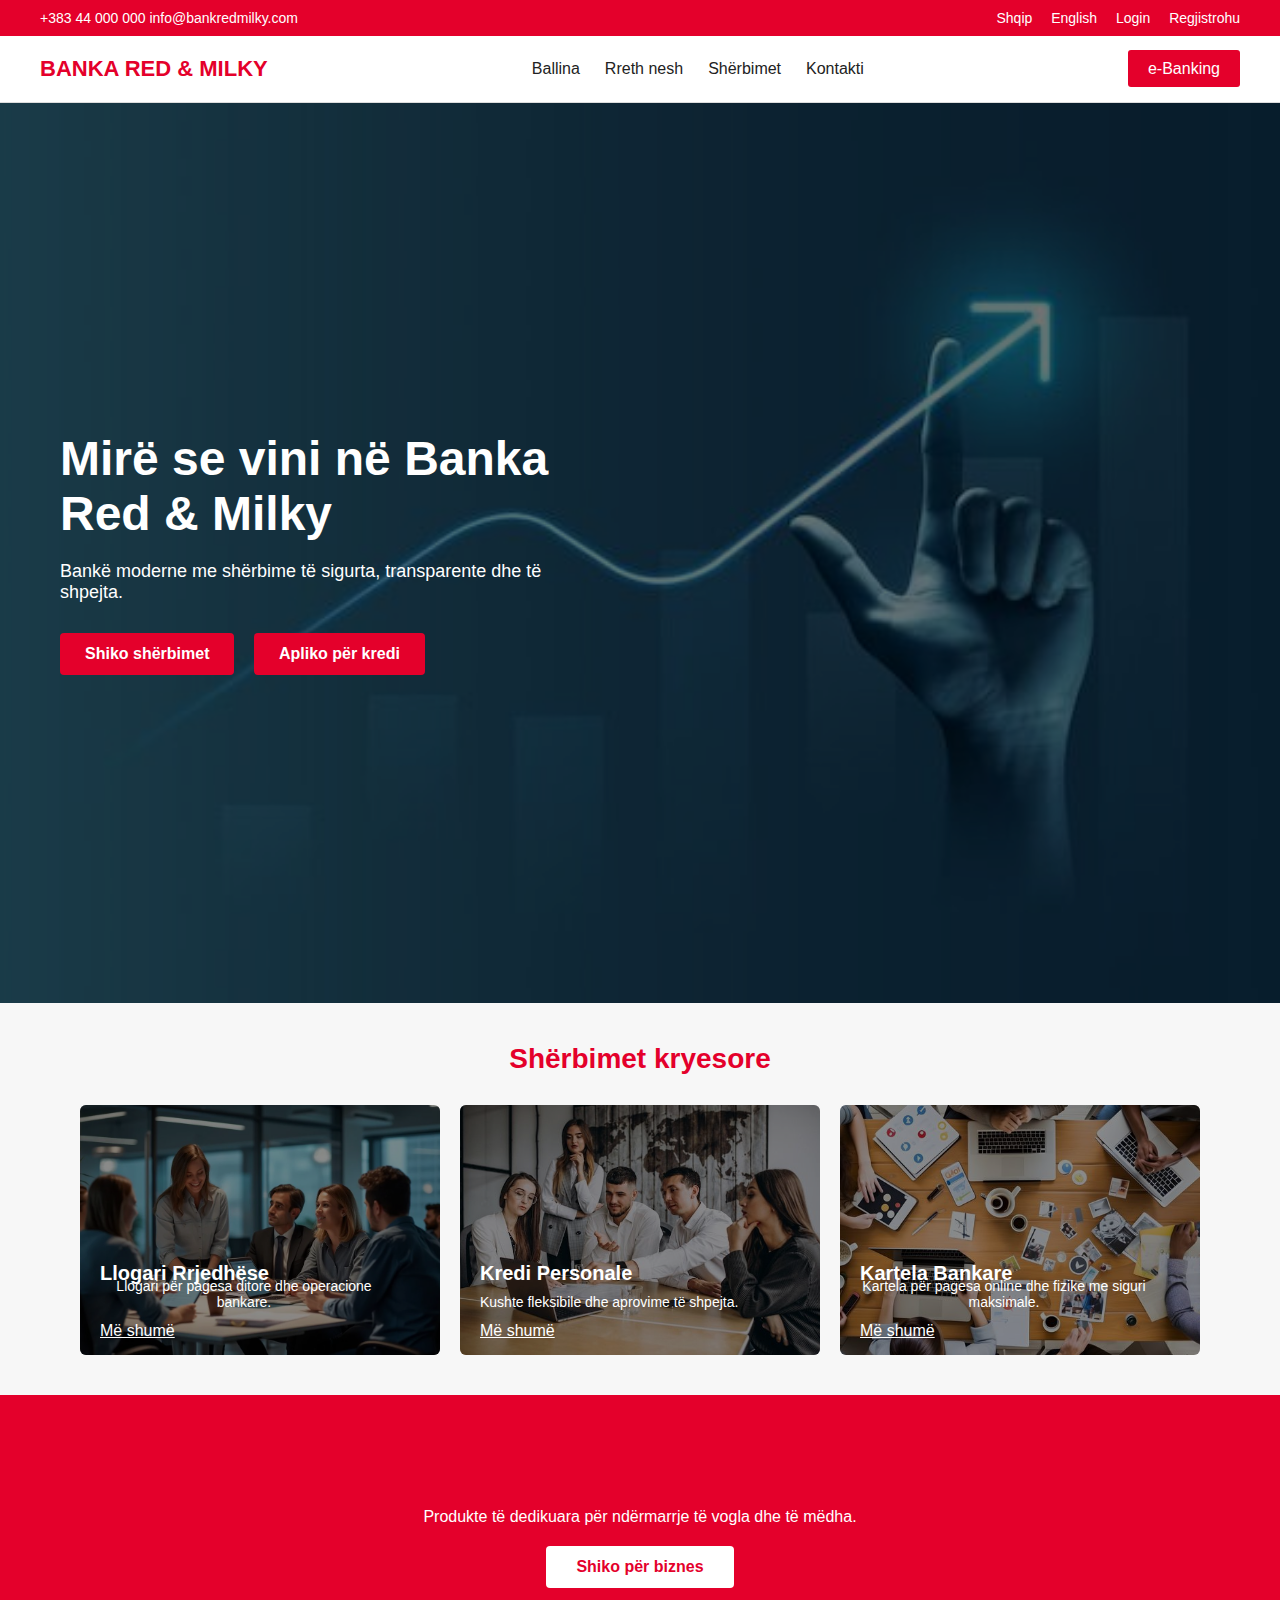
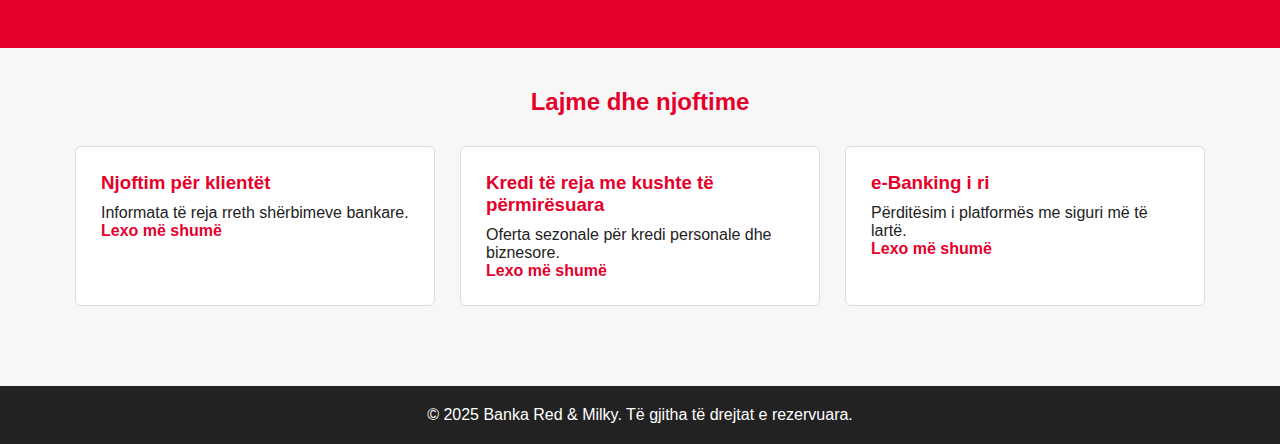
<file: index.html>
<!DOCTYPE html>
<html lang="sq">
<head>
    <meta charset="UTF-8">
    <meta name="viewport" content="width=device-width, initial-scale=1.0">
    <link rel="stylesheet" href="style.css">
    <link rel="stylesheet" href="auth.css">

    <title>Banka Red & Milky</title>
</head>
<body>

<header> 
    <div class="top-bar">
        <div class="left">
            <span>+383 44 000 000</span>
            <span>info@bankredmilky.com</span>
        </div>
        <div class="right">
            <a href="#">Shqip</a>
            <a href="#">English</a>
            <a href="login.html">Login</a>
            <a href="register.html">Regjistrohu</a>
        </div>
    </div>

    <div class="header-main">
        <div class="logo">
            <a href="index.html">BANKA RED & MILKY</a>
        </div>
        <nav>
            <ul>
                <li><a href="index.html">Ballina</a></li>
                <li><a href="about.html">Rreth nesh</a></li>
                <li><a href="services.html">Shërbimet</a></li>
                <li><a href="contact.html">Kontakti</a></li>
            </ul>
        </nav>
        <div class="cta">
            <a href="ebanking.html">e-Banking</a>
        </div>
    </div>
</header>

<main>

<section class="hero">
    <div class="text">
        <h1>Mirë se vini në Banka Red & Milky</h1>
        <p>Bankë moderne me shërbime të sigurta, transparente dhe të shpejta.</p>
        <a href="services.html">Shiko shërbimet</a>
        <a href="service-details.html">Apliko për kredi</a>
    </div>
</section>



    <section class="services">
        <h2>Shërbimet kryesore</h2>

<div class="items">

    <div class="item">
        <img src="images/img1.jpg" alt="">
        <h3>Llogari Rrjedhëse</h3>
        <p>Llogari për pagesa ditore dhe operacione bankare.</p>
        <a href="service-details.html">Më shumë</a>
    </div>

    <div class="item">
        <img src="images/img2.jpg" alt="">
        <h3>Kredi Personale</h3>
        <p>Kushte fleksibile dhe aprovime të shpejta.</p>
        <a href="service-details.jpg">Më shumë</a>
    </div>

    <div class="item">
        <img src="images/img3.jpg" alt="">
        <h3>Kartela Bankare</h3>
        <p>Kartela për pagesa online dhe fizike me siguri maksimale.</p>
        <a href="service-details.html">Më shumë</a>
    </div>

</div>
    </section>

    <section class="business">
        <h2>Zgjidhje për Biznese</h2>
        <p>Produkte të dedikuara për ndërmarrje të vogla dhe të mëdha.</p>
        <a href="services.html">Shiko për biznes</a>
    </section>

    <section class="news">
        <h2>Lajme dhe njoftime</h2>

        <div class="news-grid">
            <article>
                <h3>Njoftim për klientët</h3>
                <p>Informata të reja rreth shërbimeve bankare.</p>
                <a href="news-details.html">Lexo më shumë</a>
            </article>

            <article>
                <h3>Kredi të reja me kushte të përmirësuara</h3>
                <p>Oferta sezonale për kredi personale dhe biznesore.</p>
                <a href="news-details.html">Lexo më shumë</a>
            </article>

            <article>
                <h3>e-Banking i ri</h3>
                <p>Përditësim i platformës me siguri më të lartë.</p>
                <a href="news-details.html">Lexo më shumë</a>
            </article>
        </div>
    </section>

</main>

<footer>
    <p>&copy; 2025 Banka Red & Milky. Të gjitha të drejtat e rezervuara.</p>
</footer>

</body>
</html>
</file>
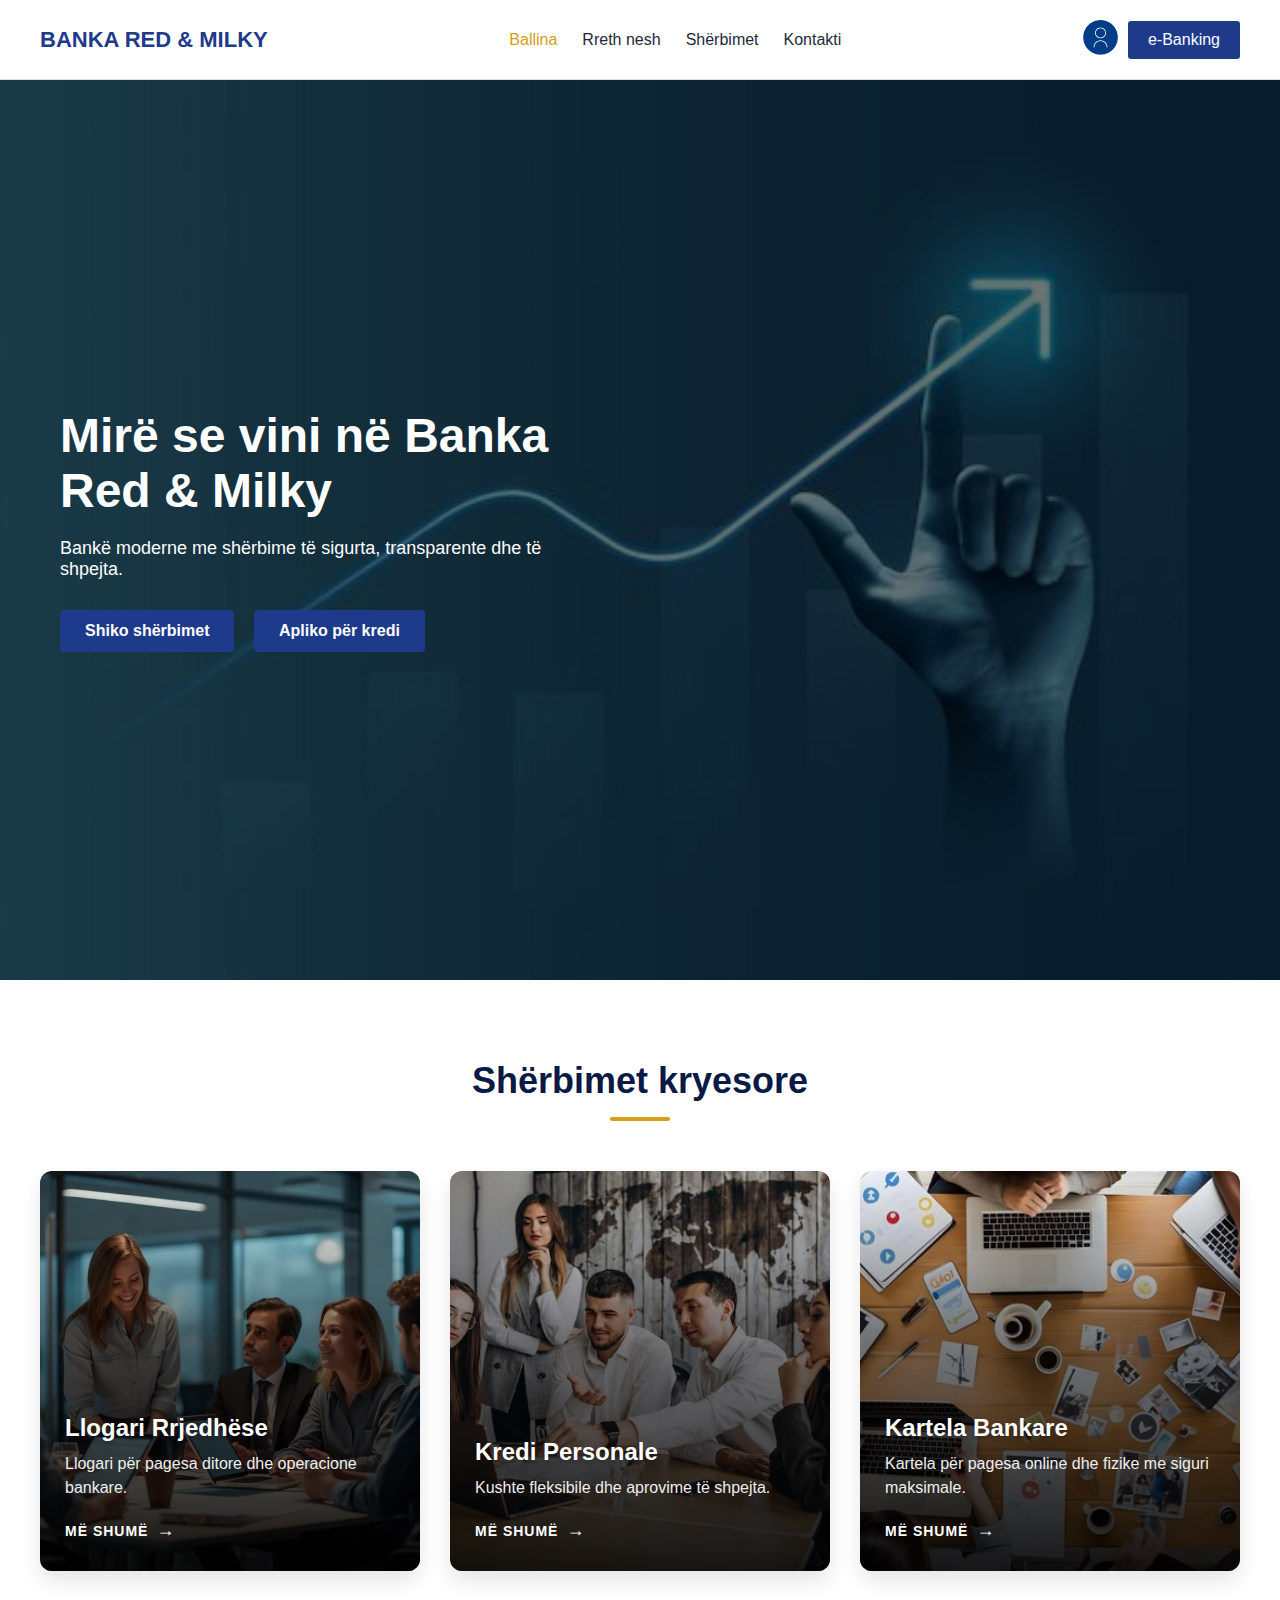
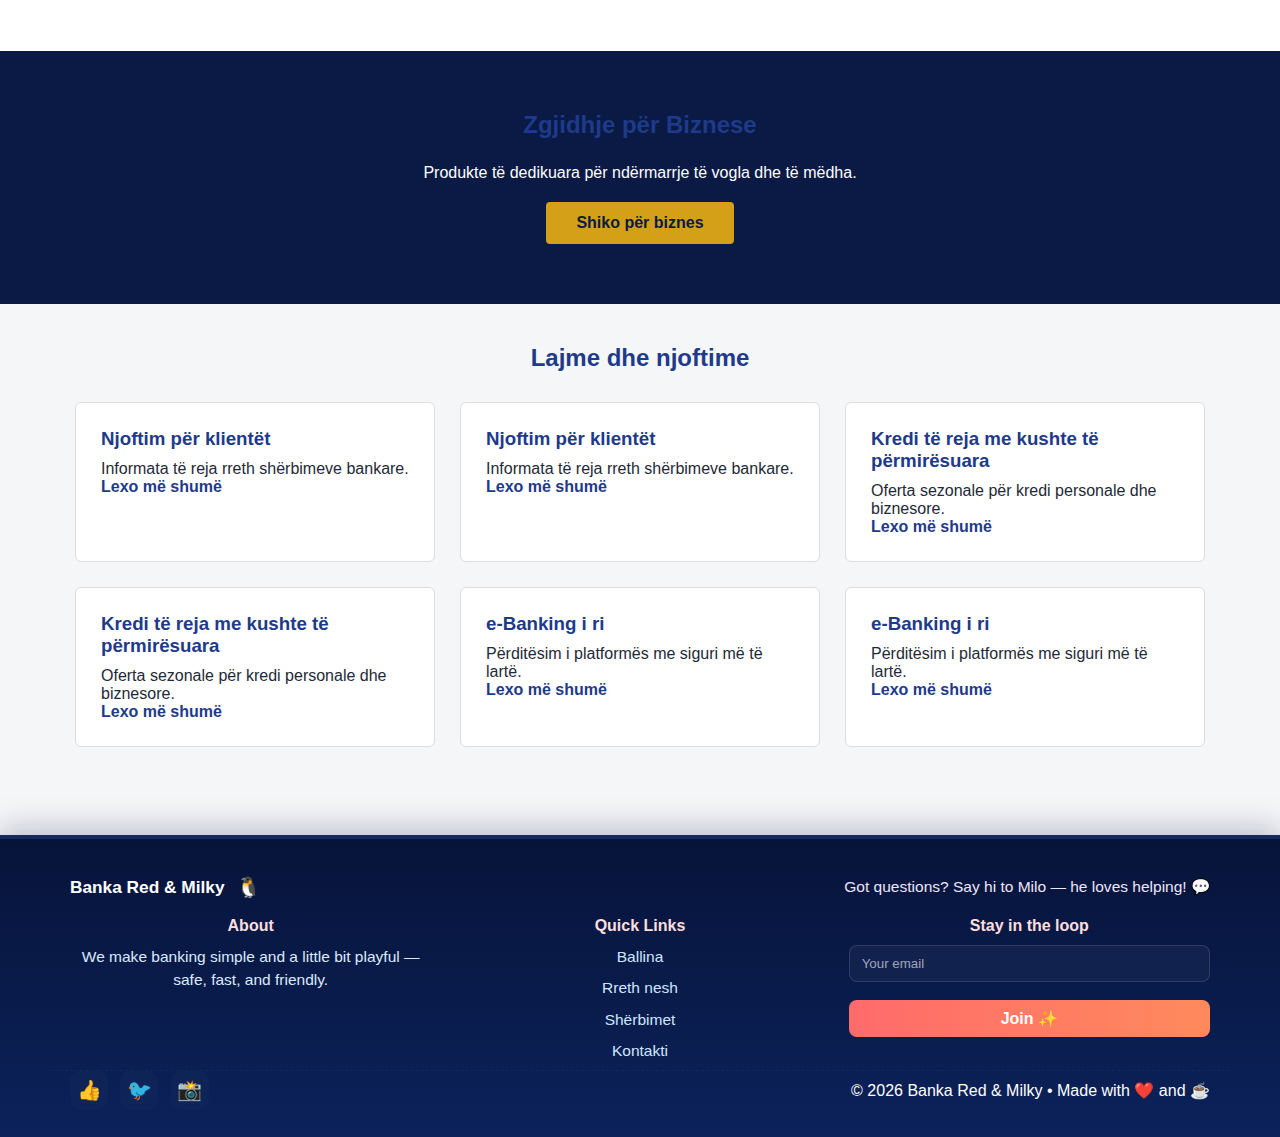
<file: pages/index.html>
<!DOCTYPE html>
<html lang="sq">
  <head>
    <meta charset="UTF-8" />
    <meta name="viewport" content="width=device-width, initial-scale=1.0" />
    <link rel="stylesheet" href="../style/style.css" />
    <link rel="stylesheet" href="../style/auth.css" />
    <link rel="icon" type="image/png" href="../images/BRM.png" />
    <script src="../js/components.js" defer></script>

    <title>Red & Milky</title>
  </head>
  <body>
    <special-header></special-header>

    <main>
      <section class="hero">
        <div class="text">
          <h1>Mirë se vini në Banka Red & Milky</h1>
          <p>
            Bankë moderne me shërbime të sigurta, transparente dhe të shpejta.
          </p>
          <a href="../services.html">Shiko shërbimet</a>
          <a href="../service-details.html">Apliko për kredi</a>
        </div>
      </section>
      <section class="services">
        <h2>Shërbimet kryesore</h2>
        <div class="items">
          <div class="item">
            <img src="../images/img1.jpg" alt="" />
            <h3>Llogari Rrjedhëse</h3>
            <p>Llogari për pagesa ditore dhe operacione bankare.</p>
            <a href="../service-details.html">Më shumë</a>
          </div>
          <div class="item">
            <img src="../images/img2.jpg" alt="" />
            <h3>Kredi Personale</h3>
            <p>Kushte fleksibile dhe aprovime të shpejta.</p>
            <a href="../service-details.html">Më shumë</a>
          </div>

          <div class="item">
            <img src="../images/img3.jpg" alt="" />
            <h3>Kartela Bankare</h3>
            <p>Kartela për pagesa online dhe fizike me siguri maksimale.</p>
            <a href="../service-details.html">Më shumë</a>
          </div>
        </div>
      </section>

      <section class="business">
        <h2>Zgjidhje për Biznese</h2>
        <p>Produkte të dedikuara për ndërmarrje të vogla dhe të mëdha.</p>
        <a href="../services.html">Shiko për biznes</a>
      </section>

      <section class="news">
        <h2>Lajme dhe njoftime</h2>

        <div class="news-grid">
          <article>
            <h3>Njoftim për klientët</h3>
            <p>Informata të reja rreth shërbimeve bankare.</p>
            <a href="../news-details.html">Lexo më shumë</a>
          </article>
          <article>
            <h3>Njoftim për klientët</h3>
            <p>Informata të reja rreth shërbimeve bankare.</p>
            <a href="../news-details.html">Lexo më shumë</a>
          </article>

          <article>
            <h3>Kredi të reja me kushte të përmirësuara</h3>
            <p>Oferta sezonale për kredi personale dhe biznesore.</p>
            <a href="../news-details.html">Lexo më shumë</a>
          </article>
          <article>
            <h3>Kredi të reja me kushte të përmirësuara</h3>
            <p>Oferta sezonale për kredi personale dhe biznesore.</p>
            <a href="../news-details.html">Lexo më shumë</a>
          </article>

          <article>
            <h3>e-Banking i ri</h3>
            <p>Përditësim i platformës me siguri më të lartë.</p>
            <a href="../news-details.html">Lexo më shumë</a>
          </article>
          <article>
            <h3>e-Banking i ri</h3>
            <p>Përditësim i platformës me siguri më të lartë.</p>
            <a href="../news-details.html">Lexo më shumë</a>
          </article>
        </div>
      </section>
    </main>

    <special-footer></special-footer>
  </body>
</html>
</file>
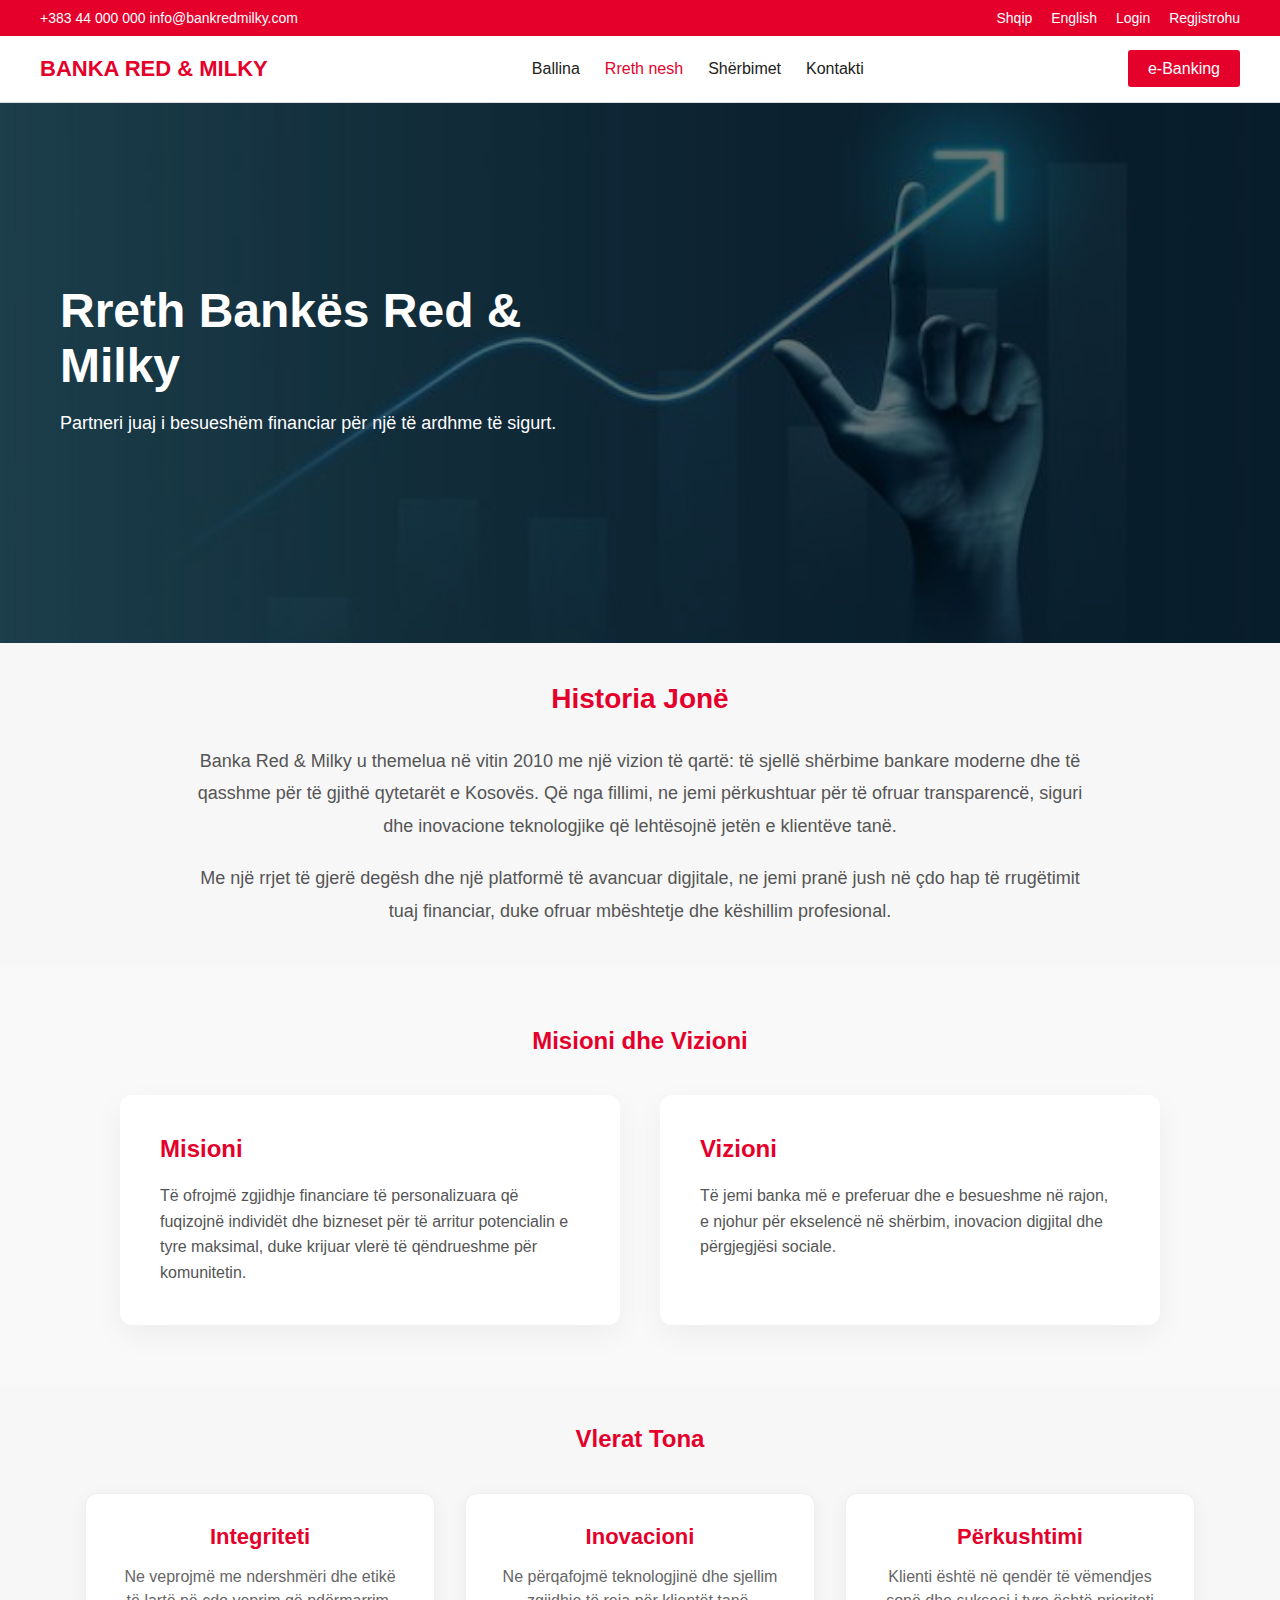
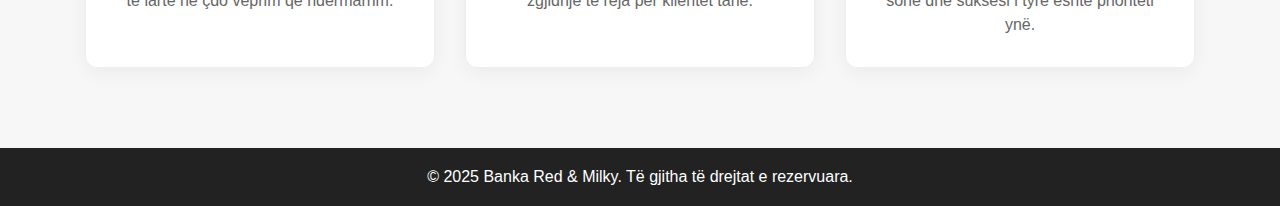
<file: about.html>
<!DOCTYPE html>
<html lang="sq">
  <head>
    <meta charset="UTF-8" />
    <meta name="viewport" content="width=device-width, initial-scale=1.0" />
    <link rel="stylesheet" href="style.css" />
    <link rel="stylesheet" href="auth.css" />
    <script src="components.js" defer></script>

    <title>Rreth Nesh - Banka Red & Milky</title>
  </head>
  <body>
    <special-header></special-header>

    <main>
      <section class="hero" style="height: 60vh; min-height: 400px">
        <div class="text">
          <h1>Rreth Bankës Red & Milky</h1>
          <p>
            Partneri juaj i besueshëm financiar për një të ardhme të sigurt.
          </p>
        </div>
      </section>

      <section class="services">
        <h2>Historia Jonë</h2>
        <div
          style="
            max-width: 900px;
            margin: 0 auto;
            text-align: center;
            line-height: 1.8;
            color: #555;
            font-size: 18px;
          "
        >
          <p style="margin-bottom: 20px">
            Banka Red & Milky u themelua në vitin 2010 me një vizion të qartë:
            të sjellë shërbime bankare moderne dhe të qasshme për të gjithë
            qytetarët e Kosovës. Që nga fillimi, ne jemi përkushtuar për të
            ofruar transparencë, siguri dhe inovacione teknologjike që
            lehtësojnë jetën e klientëve tanë.
          </p>
          <p>
            Me një rrjet të gjerë degësh dhe një platformë të avancuar
            digjitale, ne jemi pranë jush në çdo hap të rrugëtimit tuaj
            financiar, duke ofruar mbështetje dhe këshillim profesional.
          </p>
        </div>
      </section>

      <section class="business" style="background: #f9f9f9; color: #222">
        <h2 style="color: #e4002b">Misioni dhe Vizioni</h2>
        <div
          style="
            display: flex;
            justify-content: center;
            gap: 40px;
            flex-wrap: wrap;
            margin-top: 40px;
          "
        >
          <div
            style="
              flex: 1;
              min-width: 300px;
              max-width: 500px;
              background: white;
              padding: 40px;
              border-radius: 12px;
              box-shadow: 0 10px 30px rgba(0, 0, 0, 0.05);
              text-align: left;
            "
          >
            <h3 style="color: #e4002b; margin-bottom: 20px; font-size: 24px">
              Misioni
            </h3>
            <p style="color: #555; line-height: 1.6">
              Të ofrojmë zgjidhje financiare të personalizuara që fuqizojnë
              individët dhe bizneset për të arritur potencialin e tyre maksimal,
              duke krijuar vlerë të qëndrueshme për komunitetin.
            </p>
          </div>
          <div
            style="
              flex: 1;
              min-width: 300px;
              max-width: 500px;
              background: white;
              padding: 40px;
              border-radius: 12px;
              box-shadow: 0 10px 30px rgba(0, 0, 0, 0.05);
              text-align: left;
            "
          >
            <h3 style="color: #e4002b; margin-bottom: 20px; font-size: 24px">
              Vizioni
            </h3>
            <p style="color: #555; line-height: 1.6">
              Të jemi banka më e preferuar dhe e besueshme në rajon, e njohur
              për ekselencë në shërbim, inovacion digjital dhe përgjegjësi
              sociale.
            </p>
          </div>
        </div>
      </section>

      <section class="news">
        <h2>Vlerat Tona</h2>
        <div
          style="
            display: flex;
            justify-content: center;
            gap: 30px;
            flex-wrap: wrap;
            margin-top: 40px;
          "
        >
          <div
            style="
              flex: 1;
              min-width: 250px;
              max-width: 350px;
              padding: 30px;
              background: #fff;
              border: 1px solid #eee;
              border-radius: 12px;
              text-align: center;
              box-shadow: 0 5px 20px rgba(0, 0, 0, 0.05);
              transition: transform 0.3s;
            "
          >
            <h3 style="color: #e4002b; margin-bottom: 15px; font-size: 22px">
              Integriteti
            </h3>
            <p style="color: #666; line-height: 1.5">
              Ne veprojmë me ndershmëri dhe etikë të lartë në çdo veprim që
              ndërmarrim.
            </p>
          </div>
          <div
            style="
              flex: 1;
              min-width: 250px;
              max-width: 350px;
              padding: 30px;
              background: #fff;
              border: 1px solid #eee;
              border-radius: 12px;
              text-align: center;
              box-shadow: 0 5px 20px rgba(0, 0, 0, 0.05);
              transition: transform 0.3s;
            "
          >
            <h3 style="color: #e4002b; margin-bottom: 15px; font-size: 22px">
              Inovacioni
            </h3>
            <p style="color: #666; line-height: 1.5">
              Ne përqafojmë teknologjinë dhe sjellim zgjidhje të reja për
              klientët tanë.
            </p>
          </div>
          <div
            style="
              flex: 1;
              min-width: 250px;
              max-width: 350px;
              padding: 30px;
              background: #fff;
              border: 1px solid #eee;
              border-radius: 12px;
              text-align: center;
              box-shadow: 0 5px 20px rgba(0, 0, 0, 0.05);
              transition: transform 0.3s;
            "
          >
            <h3 style="color: #e4002b; margin-bottom: 15px; font-size: 22px">
              Përkushtimi
            </h3>
            <p style="color: #666; line-height: 1.5">
              Klienti është në qendër të vëmendjes sonë dhe suksesi i tyre është
              prioriteti ynë.
            </p>
          </div>
        </div>
      </section>
    </main>

    <special-footer></special-footer>
  </body>
</html>
</file>
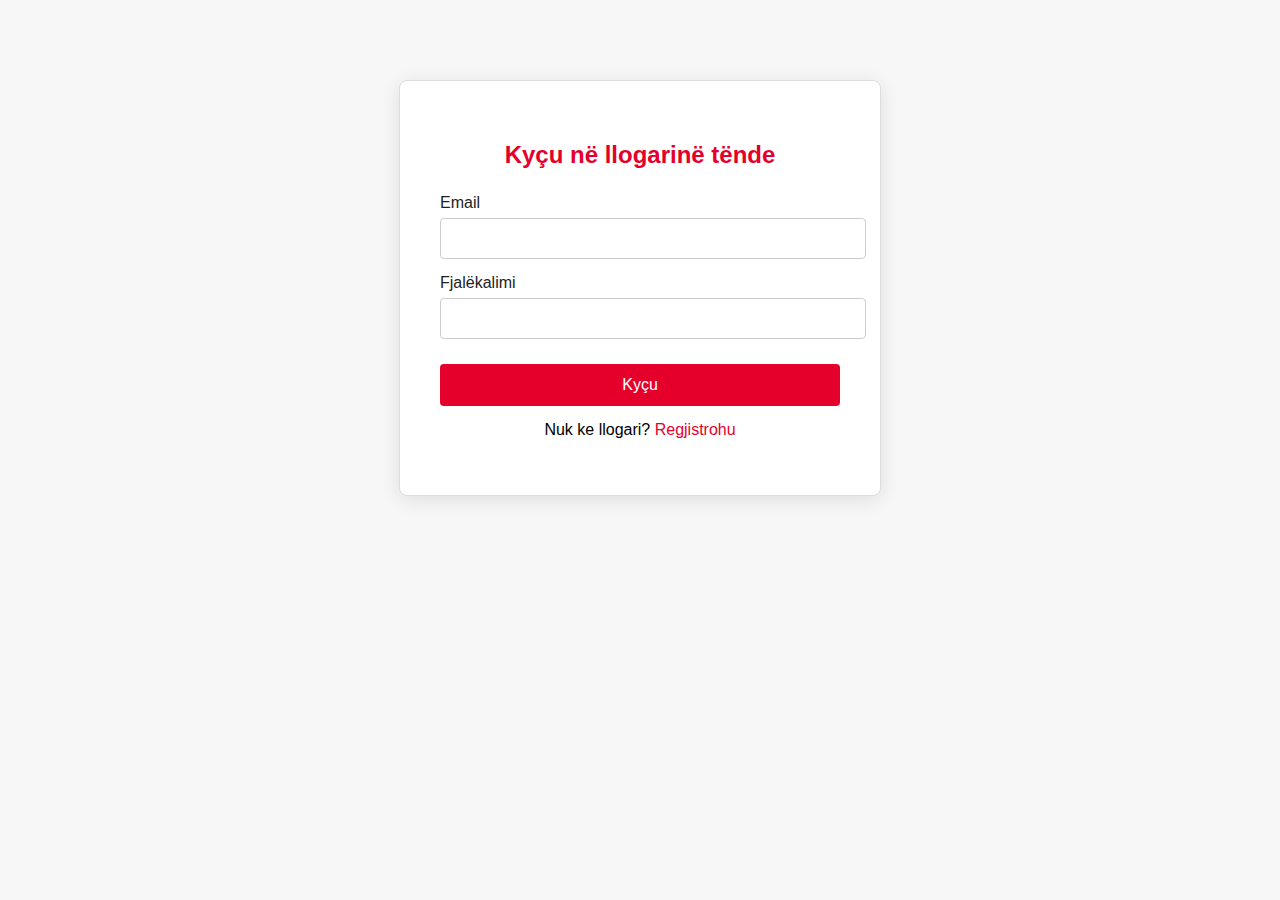
<file: login.html>
<!DOCTYPE html>
<html lang="sq">
<head>
    <meta charset="UTF-8">
    <title>Login</title>
    <link rel="stylesheet" href="auth.css">
</head>
<body>

<div class="auth-container">
    <h2>Kyçu në llogarinë tënde</h2>

    <form id="loginForm">
        <div class="field">
            <label>Email</label>
            <input type="text" id="loginEmail">
            <p class="error">tlutem plotso fushen</p>
        </div>

        <div class="field">
            <label>Fjalëkalimi</label>
            <input type="password" id="loginPassword">
            <p class="error">tlutem plotso fushen</p>

        </div>

        <button type="submit">Kyçu</button>
        <p class="link">Nuk ke llogari? <a href="register.html">Regjistrohu</a></p>
    </form>
</div>

<script src="auth.js"></script>
</body>
</html>
</file>
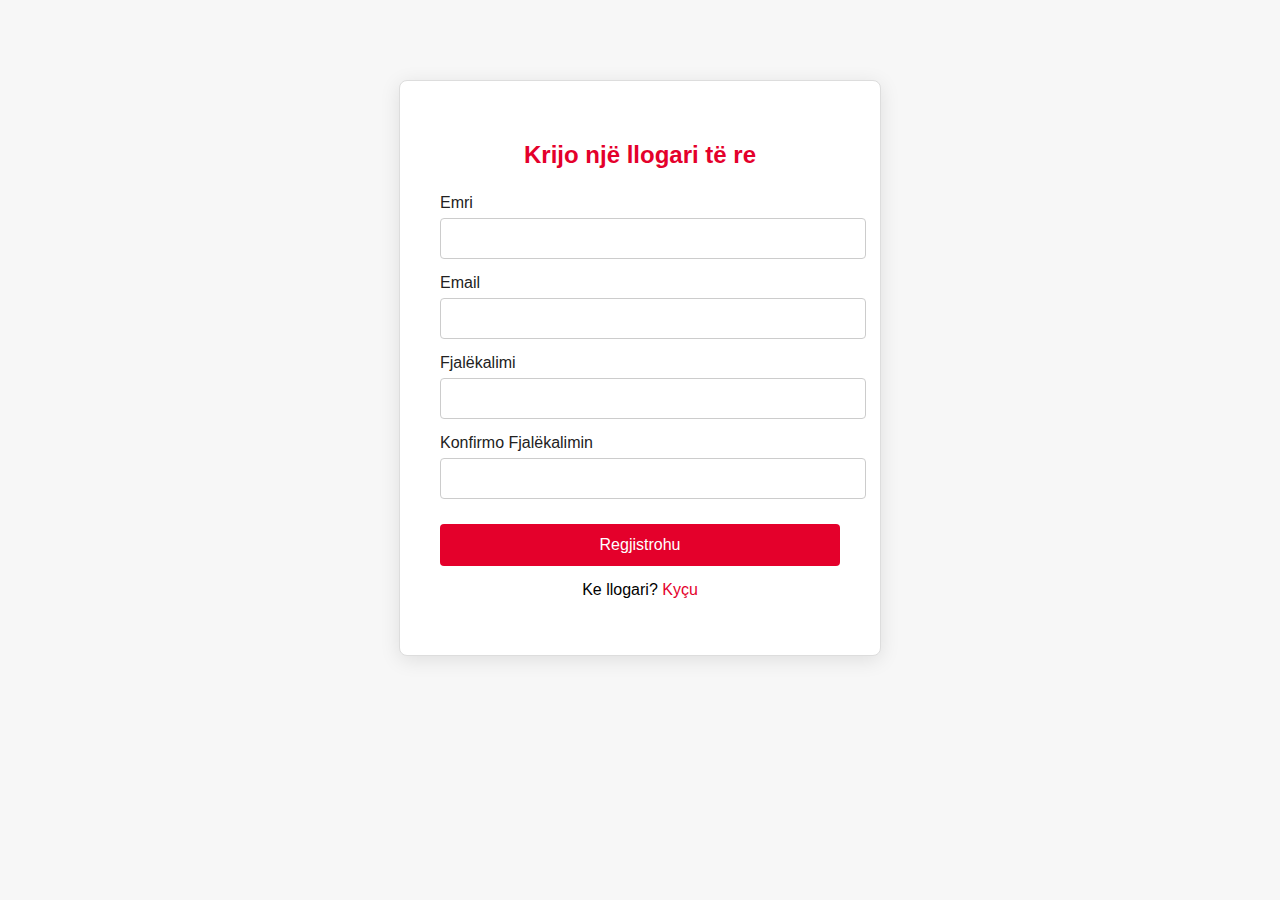
<file: register.html>
<!DOCTYPE html>
<html lang="sq">
<head>
    <meta charset="UTF-8">
    <title>Register</title>
    <link rel="stylesheet" href="auth.css">
</head>
<body>

<div class="auth-container">
    <h2>Krijo një llogari të re</h2>

    <form id="registerForm">
        <div class="field">
            <label>Emri</label>
            <input type="text" id="regName">
        </div>

        <div class="field">
            <label>Email</label>
            <input type="text" id="regEmail">
        </div>

        <div class="field">
            <label>Fjalëkalimi</label>
            <input type="password" id="regPassword">
        </div>

        <div class="field">
            <label>Konfirmo Fjalëkalimin</label>
            <input type="password" id="regConfirmPassword">
        </div>

        <button type="submit">Regjistrohu</button>
        <p class="link">Ke llogari? <a href="login.html">Kyçu</a></p>
    </form>
</div>

<script src="auth.js"></script>
</body>
</html>
</file>
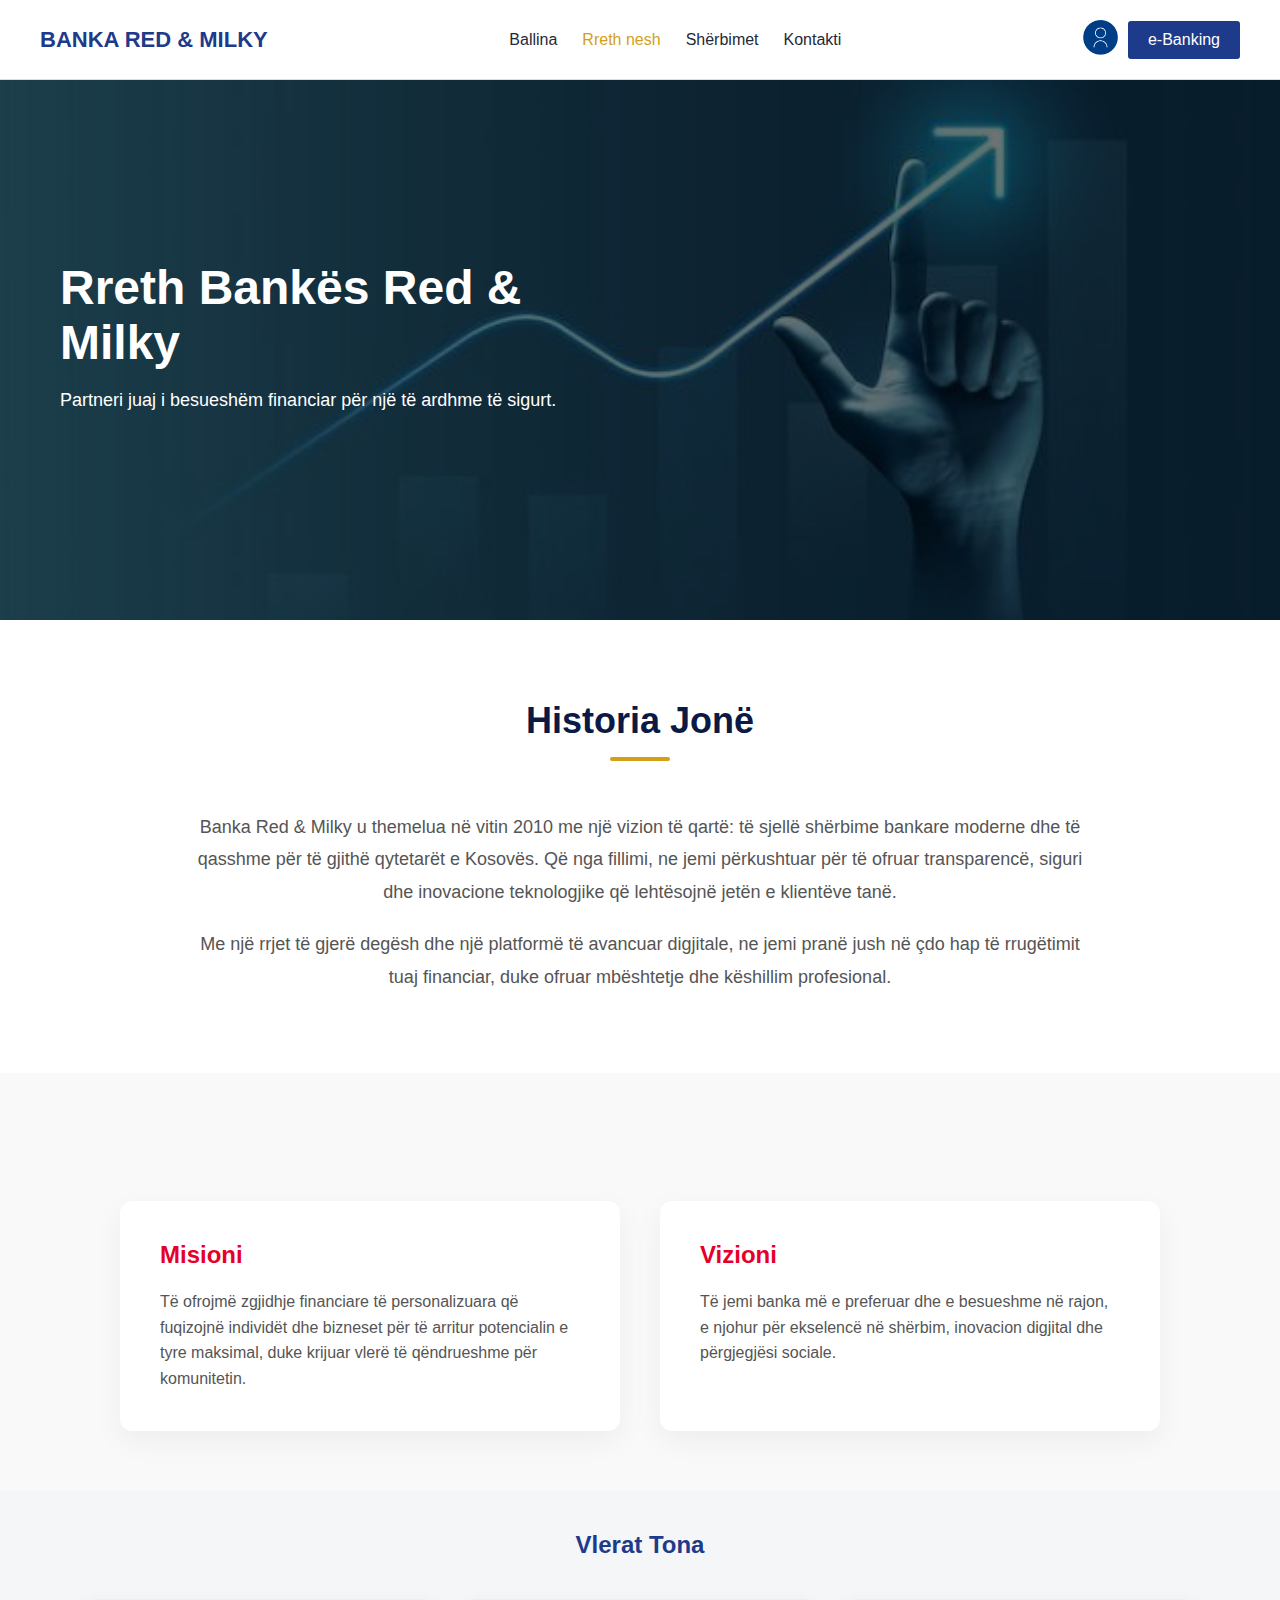
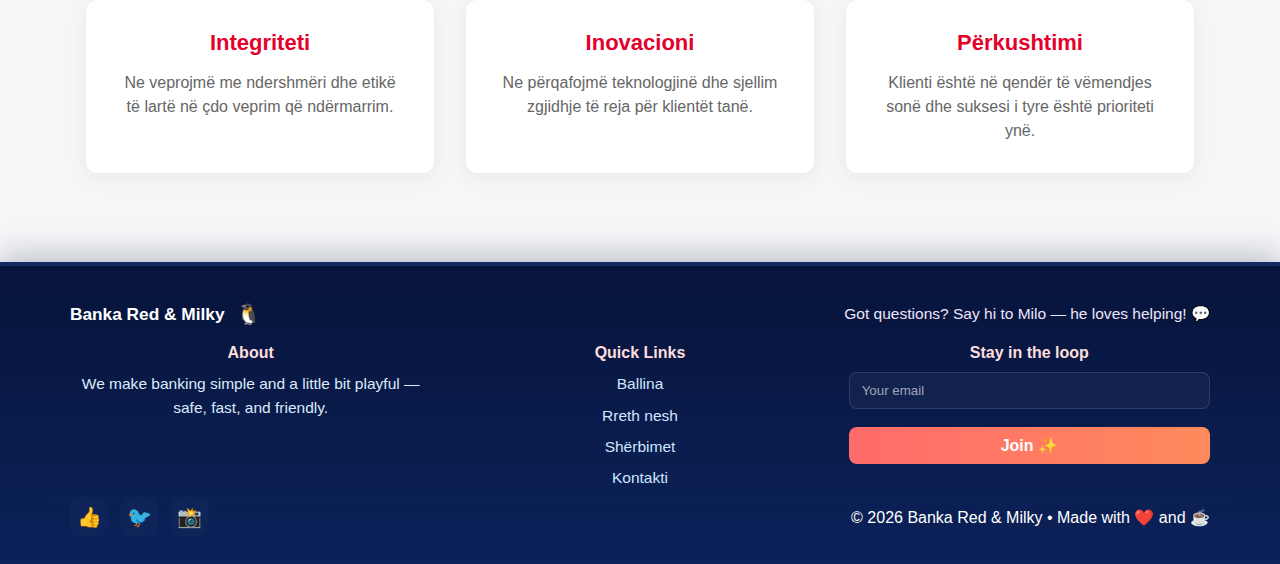
<file: pages/about.html>
<!DOCTYPE html>
<html lang="sq">
  <head>
    <meta charset="UTF-8" />
    <meta name="viewport" content="width=device-width, initial-scale=1.0" />
    <link rel="stylesheet" href="../style/style.css" />
    <link rel="stylesheet" href="../style/auth.css" />
    <link rel="icon" type="image/png" href="../images/BRM.png" />
    <script src="../js/components.js" defer></script>

    <title>Rreth Nesh - Banka Red & Milky</title>
  </head>
  <body>
    <special-header></special-header>

    <main>
      <section class="hero" style="height: 60vh; min-height: 400px">
        <div class="text">
          <h1>Rreth Bankës Red & Milky</h1>
          <p>
            Partneri juaj i besueshëm financiar për një të ardhme të sigurt.
          </p>
        </div>
      </section>

      <section class="services">
        <h2>Historia Jonë</h2>
        <div
          style="
            max-width: 900px;
            margin: 0 auto;
            text-align: center;
            line-height: 1.8;
            color: #555;
            font-size: 18px;
          "
        >
          <p style="margin-bottom: 20px">
            Banka Red & Milky u themelua në vitin 2010 me një vizion të qartë:
            të sjellë shërbime bankare moderne dhe të qasshme për të gjithë
            qytetarët e Kosovës. Që nga fillimi, ne jemi përkushtuar për të
            ofruar transparencë, siguri dhe inovacione teknologjike që
            lehtësojnë jetën e klientëve tanë.
          </p>
          <p>
            Me një rrjet të gjerë degësh dhe një platformë të avancuar
            digjitale, ne jemi pranë jush në çdo hap të rrugëtimit tuaj
            financiar, duke ofruar mbështetje dhe këshillim profesional.
          </p>
        </div>
      </section>

      <section class="business" style="background: #f9f9f9; color: #222">
        <h2 style="color: #f9f9f9">Misioni dhe Vizioni</h2>
        <div
          style="
            display: flex;
            justify-content: center;
            gap: 40px;
            flex-wrap: wrap;
            margin-top: 40px;
          "
        >
          <div
            style="
              flex: 1;
              min-width: 300px;
              max-width: 500px;
              background: white;
              padding: 40px;
              border-radius: 12px;
              box-shadow: 0 10px 30px rgba(0, 0, 0, 0.05);
              text-align: left;
            "
          >
            <h3 style="color: #e4002b; margin-bottom: 20px; font-size: 24px">
              Misioni
            </h3>
            <p style="color: #555; line-height: 1.6">
              Të ofrojmë zgjidhje financiare të personalizuara që fuqizojnë
              individët dhe bizneset për të arritur potencialin e tyre maksimal,
              duke krijuar vlerë të qëndrueshme për komunitetin.
            </p>
          </div>
          <div
            style="
              flex: 1;
              min-width: 300px;
              max-width: 500px;
              background: white;
              padding: 40px;
              border-radius: 12px;
              box-shadow: 0 10px 30px rgba(0, 0, 0, 0.05);
              text-align: left;
            "
          >
            <h3 style="color: #e4002b; margin-bottom: 20px; font-size: 24px">
              Vizioni
            </h3>
            <p style="color: #555; line-height: 1.6">
              Të jemi banka më e preferuar dhe e besueshme në rajon, e njohur
              për ekselencë në shërbim, inovacion digjital dhe përgjegjësi
              sociale.
            </p>
          </div>
        </div>
      </section>

      <section class="news">
        <h2>Vlerat Tona</h2>
        <div
          style="
            display: flex;
            justify-content: center;
            gap: 30px;
            flex-wrap: wrap;
            margin-top: 40px;
          "
        >
          <div
            style="
              flex: 1;
              min-width: 250px;
              max-width: 350px;
              padding: 30px;
              background: #fff;
              border: 1px solid #eee;
              border-radius: 12px;
              text-align: center;
              box-shadow: 0 5px 20px rgba(0, 0, 0, 0.05);
              transition: transform 0.3s;
            "
          >
            <h3 style="color: #e4002b; margin-bottom: 15px; font-size: 22px">
              Integriteti
            </h3>
            <p style="color: #666; line-height: 1.5">
              Ne veprojmë me ndershmëri dhe etikë të lartë në çdo veprim që
              ndërmarrim.
            </p>
          </div>
          <div
            style="
              flex: 1;
              min-width: 250px;
              max-width: 350px;
              padding: 30px;
              background: #fff;
              border: 1px solid #eee;
              border-radius: 12px;
              text-align: center;
              box-shadow: 0 5px 20px rgba(0, 0, 0, 0.05);
              transition: transform 0.3s;
            "
          >
            <h3 style="color: #e4002b; margin-bottom: 15px; font-size: 22px">
              Inovacioni
            </h3>
            <p style="color: #666; line-height: 1.5">
              Ne përqafojmë teknologjinë dhe sjellim zgjidhje të reja për
              klientët tanë.
            </p>
          </div>
          <div
            style="
              flex: 1;
              min-width: 250px;
              max-width: 350px;
              padding: 30px;
              background: #fff;
              border: 1px solid #eee;
              border-radius: 12px;
              text-align: center;
              box-shadow: 0 5px 20px rgba(0, 0, 0, 0.05);
              transition: transform 0.3s;
            "
          >
            <h3 style="color: #e4002b; margin-bottom: 15px; font-size: 22px">
              Përkushtimi
            </h3>
            <p style="color: #666; line-height: 1.5">
              Klienti është në qendër të vëmendjes sonë dhe suksesi i tyre është
              prioriteti ynë.
            </p>
          </div>
        </div>
      </section>
    </main>

    <special-footer></special-footer>
  </body>
</html>
</file>
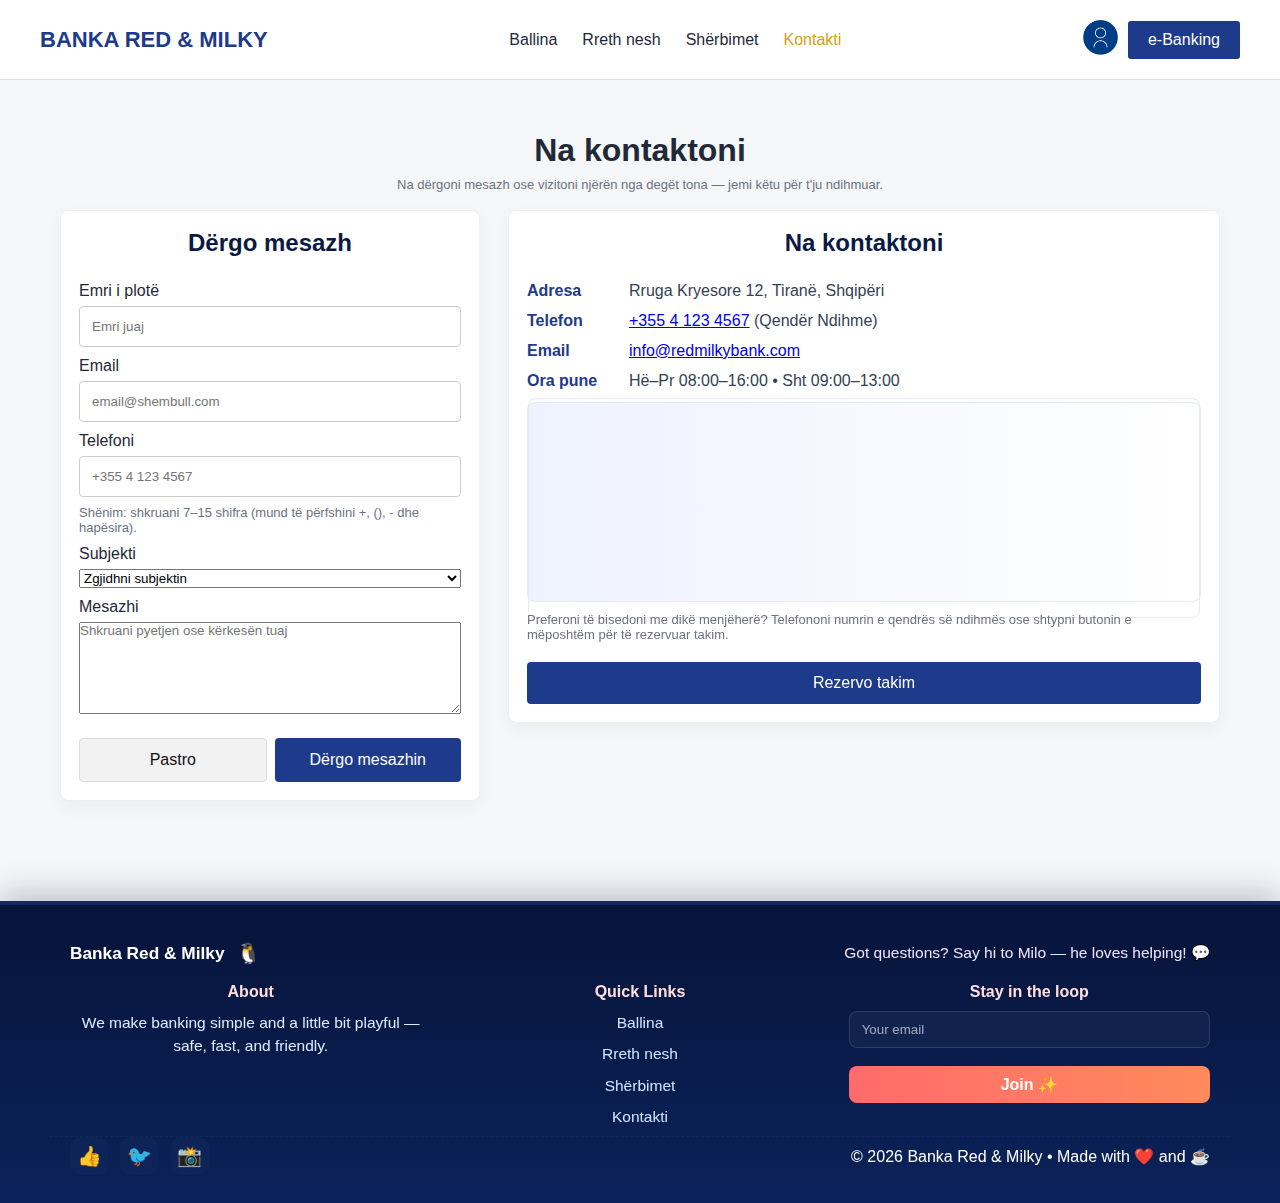
<file: pages/contact.html>
<!DOCTYPE html>
<html lang="sq">
  <head>
    <meta charset="utf-8" />
    <meta name="viewport" content="width=device-width,initial-scale=1" />
    <title>Kontakt - Banka Red & Milky</title>

    <link rel="stylesheet" href="../style/style.css" />
    <link rel="stylesheet" href="../style/contact.css" />

    <link rel="stylesheet" href="../style/auth.css" />
    <link rel="stylesheet" href="../style/services.css" />
    <link rel="icon" type="image/png" href="../images/BRM.png" />



  </head>

  <body>
    <special-header></special-header>

    <main class="contact-hero">
      <section style="text-align:center; margin-bottom:18px;">
        <h1>Na kontaktoni</h1>
        <p class="small-note">Na dërgoni mesazh ose vizitoni njërën nga degët tona — jemi këtu për t'ju ndihmuar.</p>
      </section>

      <section class="contact-grid">
        <!-- Left: message form -->
        <div class="contact-form-card">
          <h2>Dërgo mesazh</h2>
          <form id="contactForm" class="contact-form" autocomplete="off" novalidate>
            <div class="form-row">
              <label for="c-name">Emri i plotë</label>
              <input id="c-name" name="name" type="text" placeholder="Emri juaj" required autocomplete="off" autocorrect="off" autocapitalize="off" spellcheck="false" />
            </div>

            <div class="form-row">
              <label for="c-email">Email</label>
              <input id="c-email" name="email" type="email" placeholder="email@shembull.com" required autocomplete="off" autocorrect="off" autocapitalize="off" spellcheck="false" />
            </div>

            <div class="form-row">
              <label for="c-phone">Telefoni</label>
              <input id="c-phone" name="phone" type="tel" placeholder="+355 4 123 4567" inputmode="tel" pattern="[0-9+()\- \s]*" autocomplete="off" />
              <div class="small-note">Shënim: shkruani 7–15 shifra (mund të përfshini +, (), - dhe hapësira).</div>
            </div>

            <div class="form-row">
              <label for="c-subject">Subjekti</label>
              <select id="c-subject" name="subject" autocomplete="off">
                <option value="">Zgjidhni subjektin</option>
                <option value="llogari">Llogari</option>
                <option value="kredi">Kredi</option>
                <option value="kartela">Kartelë</option>
                <option value="ebanking">e-Banking</option>
                <option value="other">Tjetër</option>
              </select>
            </div>

            <div class="form-row">
              <label for="c-message">Mesazhi</label>
              <textarea id="c-message" name="message" rows="6" placeholder="Shkruani pyetjen ose kërkesën tuaj" maxlength="2000"></textarea>
            </div>

            <div class="contact-actions">
              <button type="reset" class="btn-secondary">Pastro</button>
              <button type="submit" class="btn-primary">Dërgo mesazhin</button>
            </div>

            <div id="contactConfirm" class="modal-confirm" hidden style="margin-top:10px;"></div>
          </form>
        </div>

        <aside class="contact-info" aria-label="Informacioni i kontaktit">
          <h2>Na kontaktoni</h2>

          <ul class="contact-list" aria-hidden="false">
            <li>
              <span class="meta">Adresa</span>
              <span>Rruga Kryesore 12, Tiranë, Shqipëri</span>
            </li>
            <li>
              <span class="meta">Telefon</span>
              <span><a href="tel:+35541234567">+355 4 123 4567</a> (Qendër Ndihme)</span>
            </li>
            <li>
              <span class="meta">Email</span>
              <span><a href="mailto:info@redmilkybank.com">info@redmilkybank.com</a></span>
            </li>
            <li>
              <span class="meta">Ora pune</span>
              <span>Hë–Pr 08:00–16:00 • Sht 09:00–13:00</span>
            </li>
          </ul>

          <div style="margin-top:12px;">
            <div class="map-placeholder" role="img" aria-label="Harta - vendndodhja jonë">
<div class="map-container" style="border-radius:8px; overflow:hidden; border:1px solid #e6e9f2;">
              <iframe
                src="https://maps.google.com/maps?q=41.3275,19.8187&z=15&output=embed"
                width="100%"
                height="220"
                style="border:0; display:block;"
                allowfullscreen=""
                loading="lazy"
                referrerpolicy="no-referrer-when-downgrade">
              </iframe>
            </div>            </div>
            <p class="small-note" style="margin-top:10px;">
              Preferoni të bisedoni me dikë menjëherë? Telefononi numrin e qendrës së ndihmës ose shtypni butonin e mëposhtëm për të rezervuar takim.
            </p>
            <div style="margin-top:10px; display:flex; gap:8px;">
              <button class="btn-primary" class="btn-primary" href="services.html">Rezervo takim</button>
            </div>

          </div>
        </aside>
      </section>
    </main>

    <special-footer></special-footer>

    <script type="module" src="../js/components.js" defer></script>
    <script type="module" src="../js/services.js" defer></script>
    <script type="module" src="../js/contact.js" defer></script>

  </body>
</html>
</file>
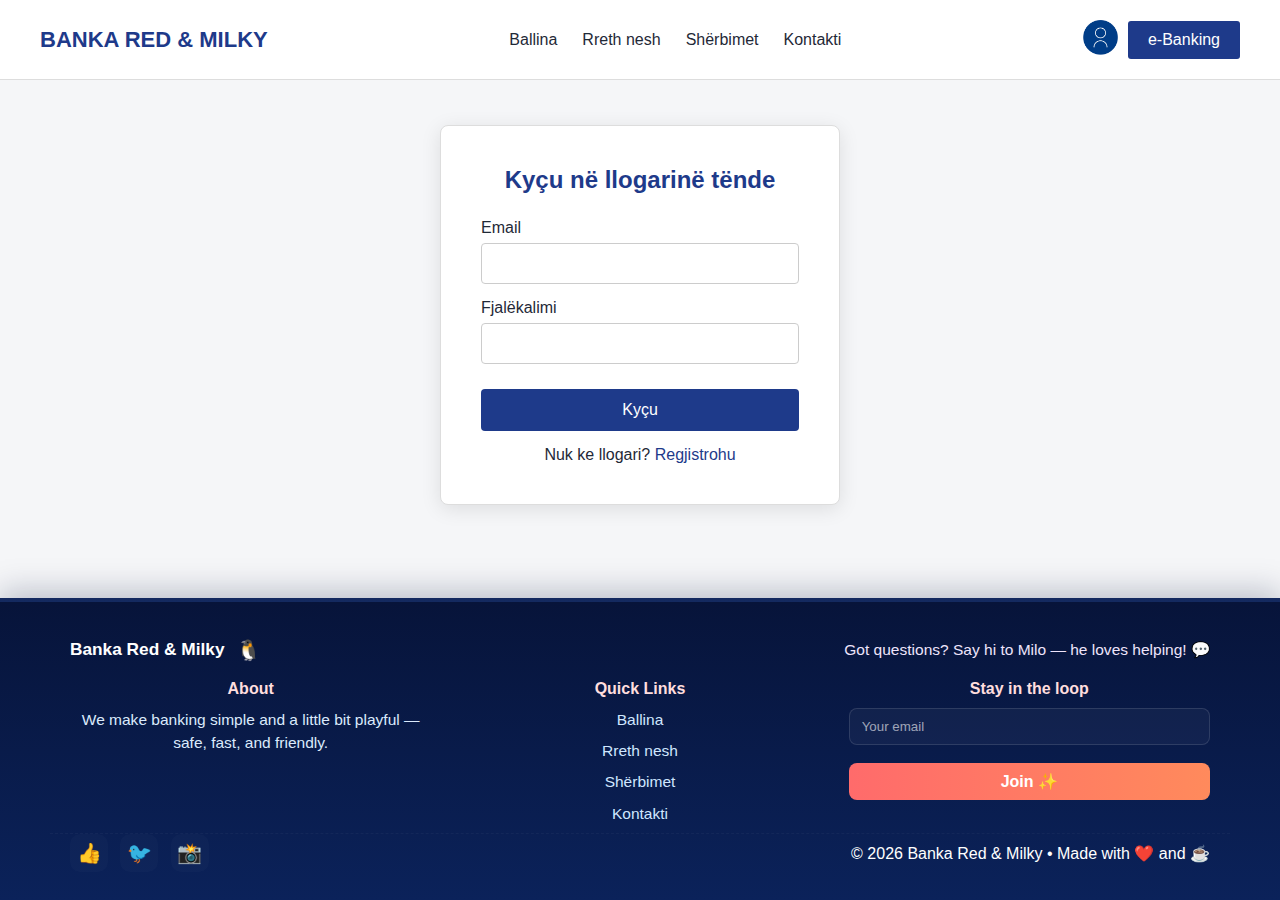
<file: pages/login.html>
<!DOCTYPE html>
<html lang="sq">
  <head>
    <meta charset="UTF-8" />
    <title>Login</title>
    <link rel="stylesheet" href="../style/style.css" />
    <link rel="stylesheet" href="../style/auth.css" />
    <link rel="icon" type="image/png" href="../images/BRM.png" />
    <script src="../js/components.js" defer></script>
  </head>
  <body>
    <special-header></special-header>
    <div class="container">
      <div class="auth-container">
        <h2>Kyçu në llogarinë tënde</h2>

        <form id="loginForm">
          <div class="field">
            <label>Email</label>
            <input type="text" id="loginEmail" />
            <p class="error">tlutem plotso fushen</p>
          </div>

          <div class="field">
            <label>Fjalëkalimi</label>
            <input type="password" id="loginPassword" />
            <p class="error">tlutem plotso fushen</p>
          </div>

          <button type="submit">Kyçu</button>
          <p class="link">
            Nuk ke llogari? <a href="register.html">Regjistrohu</a>
          </p>
        </form>
      </div>
    </div>
    <script src="../js/auth.js"></script>
    <special-footer></special-footer>
  </body>
</html>
</file>
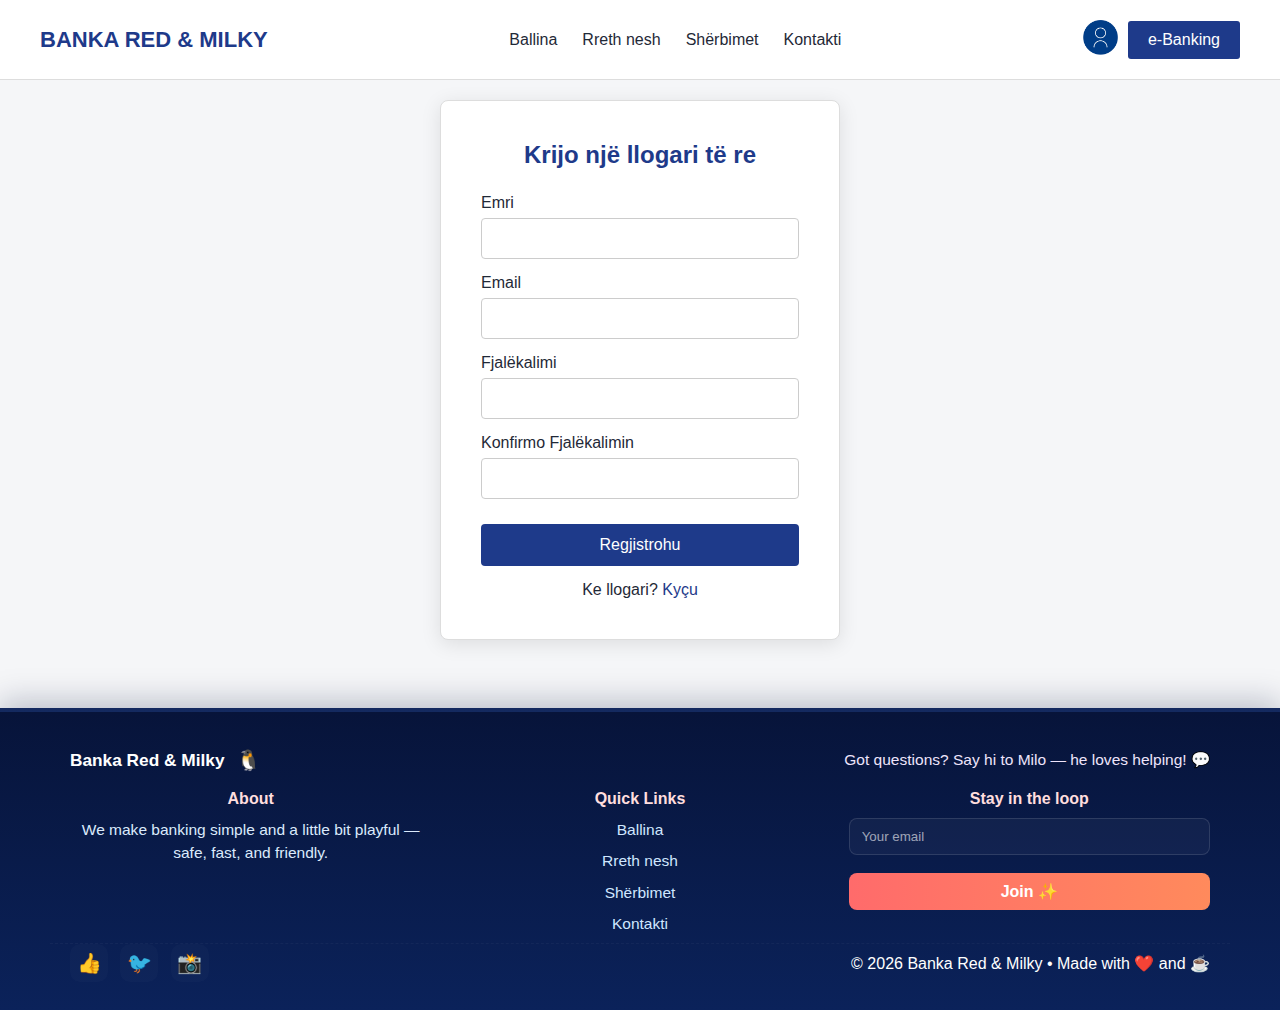
<file: pages/register.html>
<!DOCTYPE html>
<html lang="sq">
  <head>
    <meta charset="UTF-8" />
    <title>Register</title>
    <link rel="stylesheet" href="../style/style.css" />
    <link rel="stylesheet" href="../style/auth.css" />
    <link rel="icon" type="image/png" href="../images/BRM.png" />
    <script src="../js/components.js" defer></script>
  </head>
  <body>
    <special-header></special-header>
    <div class="container">
      <div class="auth-container">
        <h2>Krijo një llogari të re</h2>

        <form id="registerForm">
          <div class="field">
            <label>Emri</label>
            <input type="text" id="regName" />
            <p class="error">Gabim</p>
          </div>

          <div class="field">
            <label>Email</label>
            <input type="text" id="regEmail" />
            <p class="error">Gabim</p>
          </div>

          <div class="field">
            <label>Fjalëkalimi</label>
            <input type="password" id="regPassword" />
            <p class="error">Gabim</p>
          </div>

          <div class="field">
            <label>Konfirmo Fjalëkalimin</label>
            <input type="password" id="regConfirmPassword" />
            <p class="error">Gabim</p>
          </div>

          <button type="submit">Regjistrohu</button>
          <p class="link">Ke llogari? <a href="login.html">Kyçu</a></p>
        </form>
      </div>
    </div>
    <script src="../js/auth.js"></script>
    <special-footer></special-footer>
  </body>
</html>
</file>
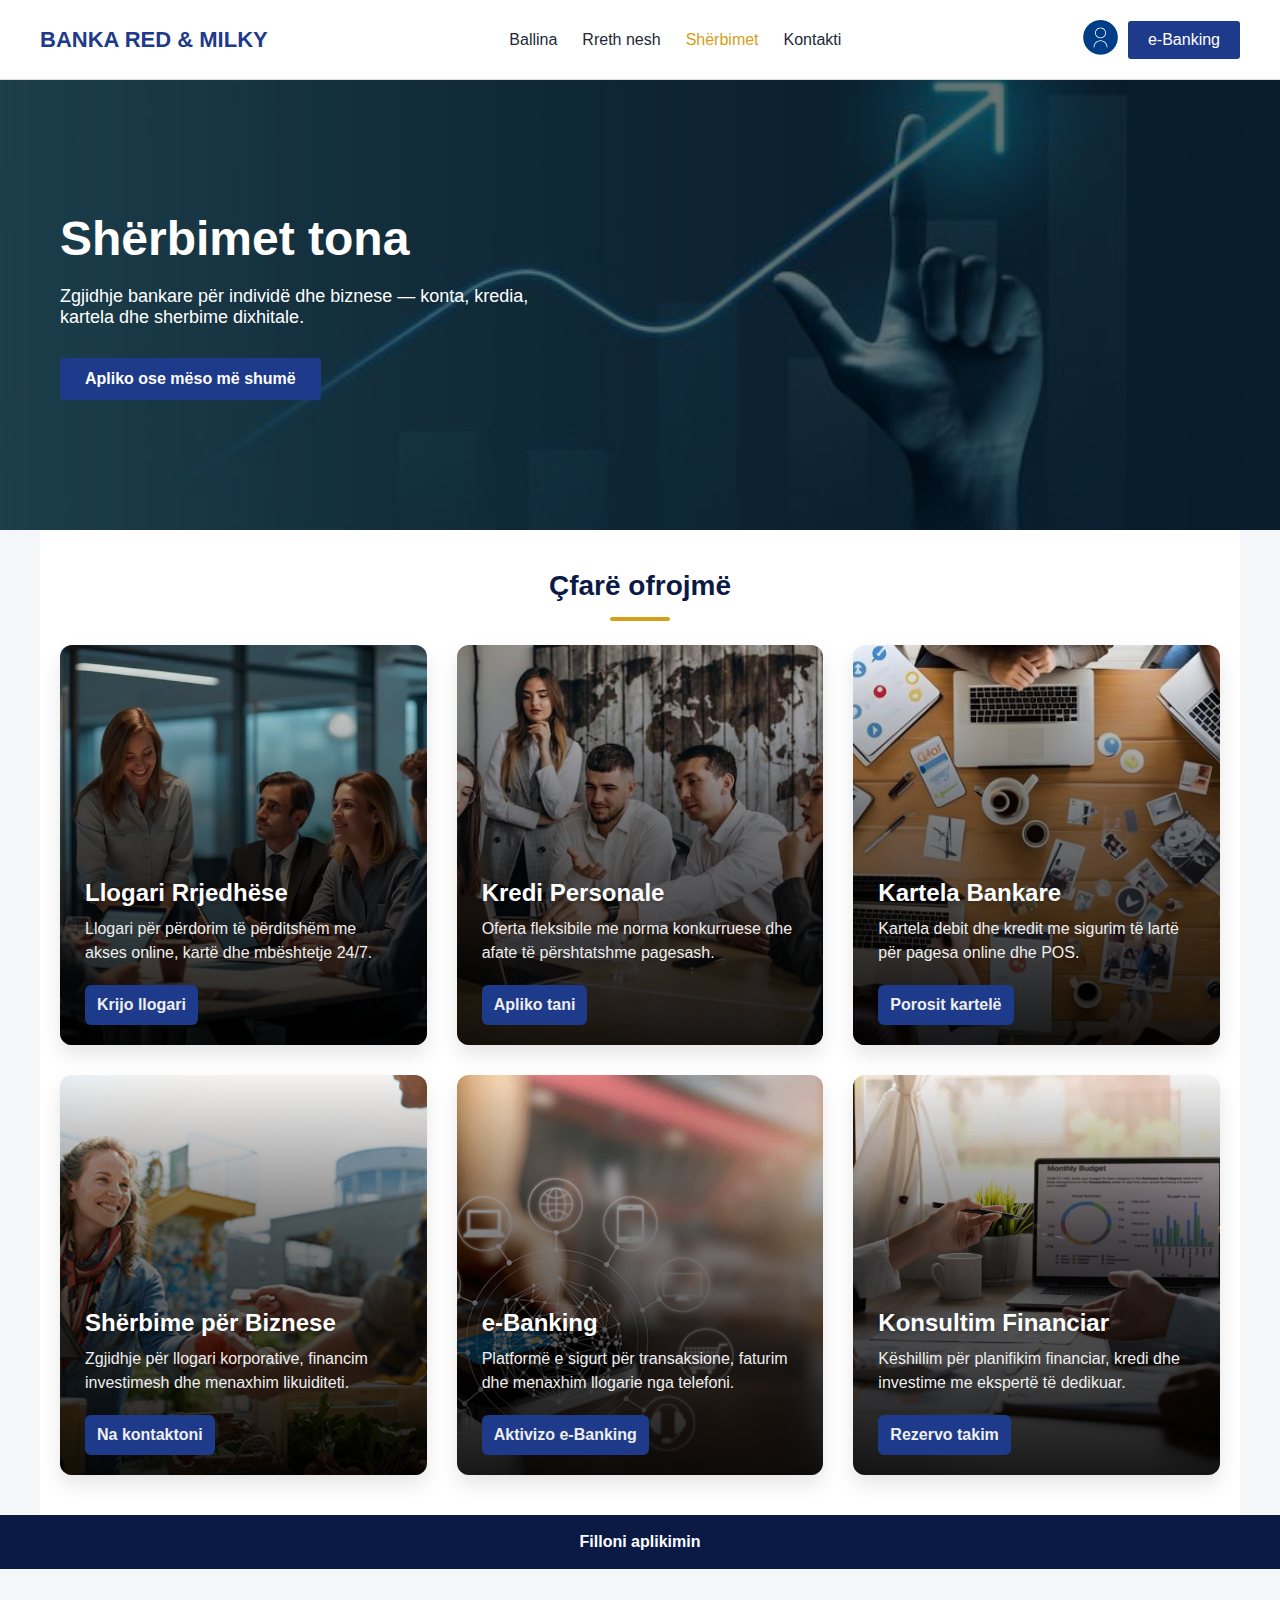
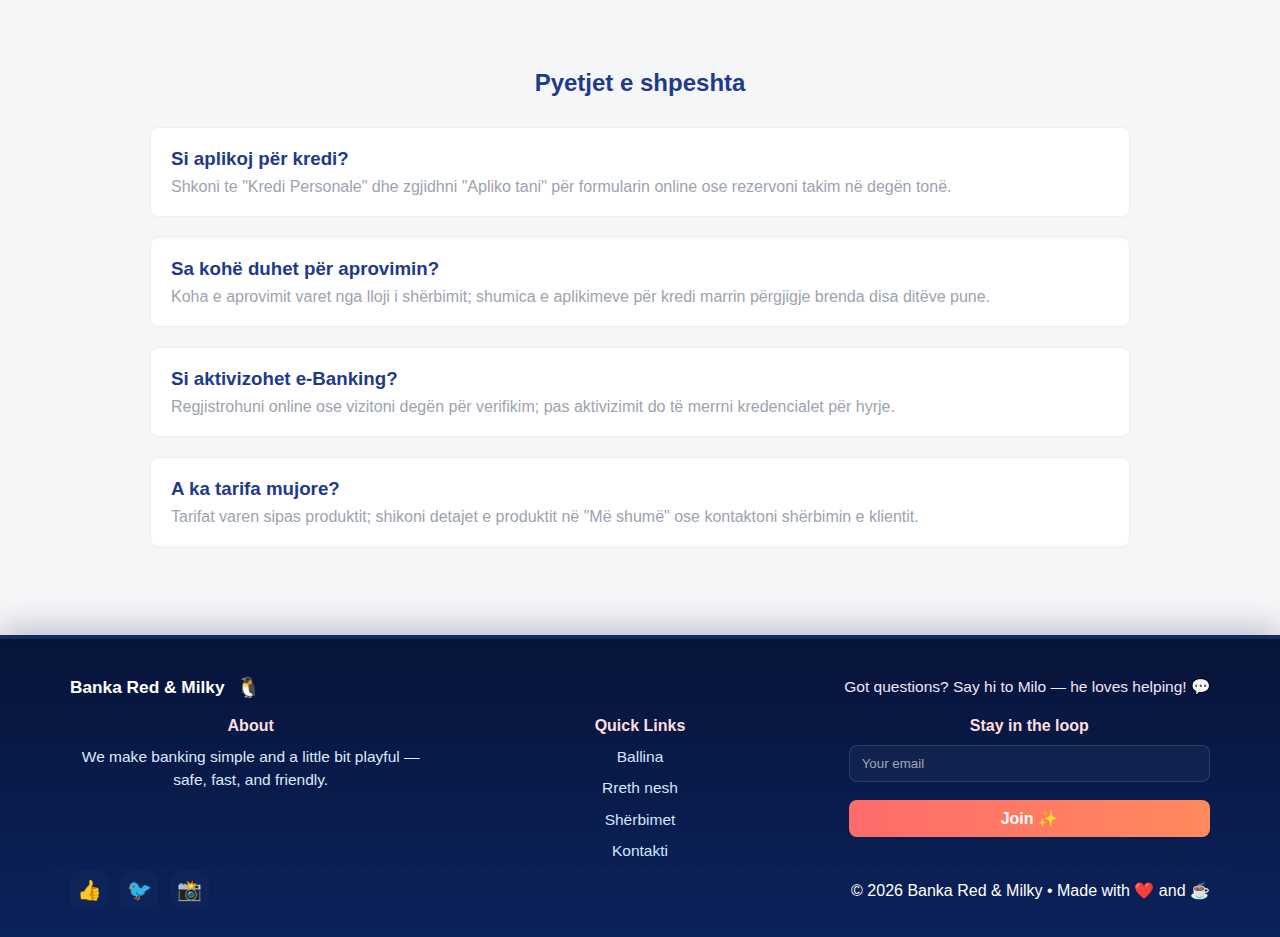
<file: pages/services.html>
<!DOCTYPE html>
<html lang="sq">
  <head>
    <meta charset="UTF-8" />
    <meta name="viewport" content="width=device-width, initial-scale=1.0" />
    <link rel="stylesheet" href="../style/style.css" />
    <link rel="stylesheet" href="../style/auth.css" />
    <link rel="stylesheet" href="../style/services.css" />
    <link rel="icon" type="image/png" href="../images/BRM.png" />
    <script src="../js/components.js" defer></script>
    <script src="../js/services.js" defer></script>

    <title>Shërbimet - Banka Red & Milky</title>
  </head>
  <body>
    <special-header></special-header>

    <main>
      <section class="hero hero--tall">
        <div class="text">
          <h1>Shërbimet tona</h1>
          <p>
            Zgjidhje bankare për individë dhe biznese — konta, kredia, kartela
            dhe sherbime dixhitale.
          </p>
          <a href="../service-details.html">Apliko ose mëso më shumë</a>
        </div>
      </section>

      <section class="services">
        <h2>Çfarë ofrojmë</h2>

        <div class="items">
          <div class="item">
            <img src="../images/img1.jpg" alt="Llogari Rrjedhëse" />
            <h3>Llogari Rrjedhëse</h3>
            <p>
              Llogari për përdorim të përditshëm me akses online, kartë dhe
              mbështetje 24/7.
            </p>
            <p class="open-service-btn" data-service="Llogari Rrjedhëse">
              Krijo llogari
            </p>
          </div>

          <div class="item">
            <img src="../images/img2.jpg" alt="Kredi Personale" />
            <h3>Kredi Personale</h3>
            <p>
              Oferta fleksibile me norma konkurruese dhe afate të përshtatshme
              pagesash.
            </p>
            <p class="open-service-btn" data-service="Kredi Personale">
              Apliko tani
            </p>
          </div>

          <div class="item">
            <img src="../images/img3.jpg" alt="Kartela Bankare" />
            <h3>Kartela Bankare</h3>
            <p>
              Kartela debit dhe kredit me sigurim të lartë për pagesa online dhe
              POS.
            </p>
            <p class="open-service-btn" data-service="Kartela Bankare">
              Porosit kartelë
            </p>
          </div>

          <div class="item">
            <img
              src="../images/business_services.png"
              alt="Shërbime për Biznese"
            />
            <h3>Shërbime për Biznese</h3>
            <p>
              Zgjidhje për llogari korporative, financim investimesh dhe
              menaxhim likuiditeti.
            </p>
            <p class="open-service-btn" data-service="Shërbime për Biznese">
              Na kontaktoni
            </p>
          </div>

          <div class="item">
            <img src="../images/ebanking.png" alt="e-Banking" />
            <h3>e-Banking</h3>
            <p>
              Platformë e sigurt për transaksione, faturim dhe menaxhim llogarie
              nga telefoni.
            </p>
            <p class="open-service-btn" data-service="e-Banking">
              Aktivizo e-Banking
            </p>
          </div>

          <div class="item">
            <img
              src="../images/finance_consulting.jpg"
              alt="Konsultim Financiar"
            />
            <h3>Konsultim Financiar</h3>
            <p>
              Këshillim për planifikim financiar, kredi dhe investime me
              ekspertë të dedikuar.
            </p>
            <p class="open-service-btn" data-service="Konsultim Financiar">
              Rezervo takim
            </p>
          </div>
        </div>
      </section>

      <section class="services-cta">
        <a href="../services.html" class="btn-apply"
          >Filloni aplikimin</a
        >
      </section>

      <section class="news">
        <h2>Pyetjet e shpeshta</h2>
        <div class="faq-list">
          <div class="faq-card">
            <h3 class="faq-title">Si aplikoj për kredi?</h3>
            <p class="faq-text">
              Shkoni te "Kredi Personale" dhe zgjidhni "Apliko tani" për
              formularin online ose rezervoni takim në degën tonë.
            </p>
          </div>
          <div class="faq-card">
            <h3 class="faq-title">Sa kohë duhet për aprovimin?</h3>
            <p class="faq-text">
              Koha e aprovimit varet nga lloji i shërbimit; shumica e aplikimeve
              për kredi marrin përgjigje brenda disa ditëve pune.
            </p>
          </div>
          <div class="faq-card">
            <h3 class="faq-title">Si aktivizohet e-Banking?</h3>
            <p class="faq-text">
              Regjistrohuni online ose vizitoni degën për verifikim; pas
              aktivizimit do të merrni kredencialet për hyrje.
            </p>
          </div>
          <div class="faq-card">
            <h3 class="faq-title">A ka tarifa mujore?</h3>
            <p class="faq-text">
              Tarifat varen sipas produktit; shikoni detajet e produktit në "Më
              shumë" ose kontaktoni shërbimin e klientit.
            </p>
          </div>
        </div>
      </section>
    </main>

    <!-- Calendar modal -->
    <div
      id="apptModal"
      class="modal-backdrop"
      aria-hidden="true"
      role="dialog"
      aria-labelledby="apptTitle"
    >
      <div class="overlay" data-close></div>
      <div class="modal-window" role="document">
        <button data-close class="modal-close" aria-label="Mbyll">
          &times;
        </button>
        <h2 id="apptTitle">Rezervo takim - Konsultim Financiar</h2>
        <p class="modal-desc">Zgjidhni datën dhe kohën që ju përshtatet.</p>
        <form id="apptForm" class="modal-form">
          <input type="hidden" name="service" value="Konsultim Financiar" />
          <div class="form-row">
            <label>Data</label>
            <input type="date" name="date" required />
          </div>
          <div class="form-row">
            <label>Ora</label>
            <input type="time" name="time" required />
          </div>
          <div class="form-row">
            <label>Emri (opsional)</label>
            <input type="text" name="name" placeholder="Emri juaj" />
          </div>
          <div class="modal-actions">
            <button type="button" data-close class="btn-secondary">
              Anulo
            </button>
            <button type="submit" class="btn-primary">Rezervo</button>
          </div>
        </form>
        <div id="apptConfirm" class="modal-confirm" hidden></div>
      </div>
    </div>

    <div
      id="serviceModal"
      class="modal-backdrop"
      aria-hidden="true"
      role="dialog"
      aria-labelledby="serviceModalTitle"
    >
      <div class="overlay" data-close></div>
      <div class="modal-window" role="document">
        <button data-close class="modal-close" aria-label="Mbyll">
          &times;
        </button>
        <h2 id="serviceModalTitle" class="modal-title">Kërkesë shërbimi</h2>
        <p id="serviceModalDesc" class="modal-desc"></p>

        <form id="serviceModalForm" class="modal-form">
          <input type="hidden" name="service" id="modalService" value="" />
          <div class="form">
            <input name="name" placeholder="Emri i plotë" />
            <input name="email" placeholder="Email" />
            <input name="phone" placeholder="Telefoni" />
            <input
              name="company"
              placeholder="Emri i kompanisë (për biznese)"
              class="company-field"
              hidden
            />
            <select
              name="accountType"
              id="modalAccountType"
              class="account-type-field"
              hidden
            >
              <option value="">Zgjidh lloj llogarie</option>
              <option value="rrjedhese-personale">Personale</option>
              <option value="rrjedhese-biznes">Biznes</option>
            </select>
            <div id="loanFields" class="loan-fields" hidden>
              <input name="loanAmount" placeholder="Shuma e kërkuar" />
            </div>
            <div id="loanFields" class="loan-fields" hidden>
              <input name="loanTerm" placeholder="Kohëzgjatja (muaj)" />
            </div>
            <div id="consultFields" class="consult-fields" hidden>
              <label>Data</label>
              <input type="date" name="date" />
              <label>Ora</label>
              <input type="time" name="time" />
            </div>
            <textarea
              name="message"
              placeholder="Shënime / mesazh"
              rows="3"
            ></textarea>
          </div>
          <div class="modal-actions">
            <button type="button" data-close class="btn-secondary">
              Anulo
            </button>
            <button type="submit" class="btn-primary">Dërgo kërkesën</button>
          </div>
        </form>
        <div id="serviceConfirm" class="modal-confirm" hidden></div>
      </div>
    </div>
    <special-footer></special-footer>
  </body>
</html>
</file>
<file: style.css>
* {
    margin: 0;
    padding: 0;
    box-sizing: border-box;
    font-family: Arial, sans-serif;
}

body {
    background: #fafafa;
    color: #222;
}

.top-bar {
    display: flex;
    justify-content: space-between;
    padding: 10px 40px;
    background: #e4002b;
    color: #fff;
    font-size: 14px;
}

.top-bar a {
    color: #fff;
    margin-left: 15px;
    text-decoration: none;
    font-weight: 500;
}

.header-main {
    display: flex;
    justify-content: space-between;
    align-items: center;
    padding: 20px 40px;
    background: #fff;
    border-bottom: 1px solid #ddd;
}

.logo a {
    font-size: 22px;
    font-weight: bold;
    text-decoration: none;
    color: #e4002b;
}

nav ul {
    list-style: none;
    display: flex;
    gap: 25px;
}

nav a {
    text-decoration: none;
    color: #222;
    font-weight: 500;
    transition: .3s;
}

nav a:hover {
    color: #e4002b;
}

.cta a {
    background: #e4002b;
    padding: 10px 20px;
    color: white;
    text-decoration: none;
    border-radius: 3px;
    transition: 0.3s;
}

.cta a:hover {
    background: #c70024;
}

.hero {
    position: relative;
    height: 100vh;
    padding: 0 60px;
    display: flex;
    align-items: center;
    background-image: url("images/hero.jpg"); 
    background-size: cover;
    background-position: center;
    background-repeat: no-repeat;
}

.hero::after {
    content: "";
    position: absolute;
    top: 0;
    left: 0;
    width: 100%;
    height: 100%;
    background: rgba(0,0,0,0.55);
}

.hero .text {
    position: relative;
    z-index: 2;
    max-width: 45%;
    color: white;
}

.hero .text h1 {
    font-size: 48px;
    margin-bottom: 20px;
}

.hero .text p {
    font-size: 18px;
    margin-bottom: 30px;
}

.hero .text a {
    display: inline-block;
    margin-right: 15px;
    padding: 12px 25px;
    background: #e4002b;
    color: #fff;
    text-decoration: none;
    border-radius: 4px;
    font-weight: bold;
    transition: .3s;
}

.hero .text a:hover {
    background: #c70024;
}


.services {
    padding: 40px;
    text-align: center;
}

.services h2 {
    font-size: 28px;
    margin-bottom: 30px;
    color: #e4002b;
}

.items{

    display: flex;
    justify-content: center;
    align-items: center;
    gap: 20px;
}
.item {
    position: relative;
    width: 30%;
    border-radius: 6px;
    overflow: hidden;
    color: white;
}

.item img {
    width: 100%;
    height: 250px;
    object-fit: cover;
    display: block;
}

.item::after {
    content: "";
    position: absolute;
    top: 0;
    left: 0;
    width: 100%;
    height: 100%;
    background: rgba(0,0,0,0.45);
}

.item h3,
.item p,
.item a {
    position: absolute;
    left: 20px;
    z-index: 2;
}

.item h3 {
    bottom: 70px;
    font-size: 20px;
}

.item p {
    bottom: 45px;
    font-size: 14px;
    max-width: 80%;
}

.item a {
    bottom: 15px;
    color: white;
    text-decoration: underline;
}


.business {
    padding: 60px 40px;
    background: #e4002b;
    color: white;
    text-align: center;
}

.business a {
    display: inline-block;
    margin-top: 20px;
    padding: 12px 30px;
    background: #fff;
    color: #e4002b;
    text-decoration: none;
    border-radius: 4px;
    font-weight: bold;
}

.news {
    padding: 40px;
}

.news h2 {
    text-align: center;
    color: #e4002b;
    margin-bottom: 30px;
}

.news-grid {
    display: flex;
    justify-content: center;
    gap: 25px;
}

.news-grid article {
    background: #fff;
    width: 30%;
    padding: 25px;
    border-radius: 6px;
    border: 1px solid #ddd;
    transition: .3s;
}

.news-grid article:hover {
    transform: translateY(-5px);
    border-color: #e4002b;
}

.news-grid h3 {
    color: #e4002b;
    margin-bottom: 10px;
}

.news-grid a {
    text-decoration: none;
    color: #e4002b;
    font-weight: bold;
}

footer {
    text-align: center;
    padding: 20px;
    background: #222;
    color: white;
    margin-top: 40px;
}
</file>
<file: auth.css>
body {
    background: #f7f7f7;
    margin: 0;
    font-family: Arial, sans-serif;
}

.auth-container {
    width: 400px;
    margin: 80px auto;
    background: #fff;
    padding: 40px;
    border-radius: 8px;
    border: 1px solid #ddd;
   box-shadow: 0 4px 20px rgba(0,0,0,0.1);

}

h2 {
    text-align: center;
    margin-bottom: 25px;
    color: #e4002b;
}

.field {
    margin-bottom: 15px;
}

label {
    display: block;
    margin-bottom: 6px;
    color: #222;
}

input {
    width: 100%;
    padding: 12px;
    border: 1px solid #ccc;
    border-radius: 4px;
}

button {
    width: 100%;
    padding: 12px;
    background: #e4002b;
    color: white;
    border: none;
    border-radius: 4px;
    font-size: 16px;
    cursor: pointer;
    margin-top: 10px;
}

button:hover {
    background: #c70024;
}

.link {
    text-align: center;
    margin-top: 15px;
}

.link a {
    color: #e4002b;
    text-decoration: none;
}
.error {
    display: none;
}

.errortrue {
    display: block;
    color: red;
    font-size: 14px;
    margin-top: 5px;
}
</file>
<file: style/style.css>
* {
    margin: 0;
    padding: 0;
    box-sizing: border-box;
    font-family: Arial, sans-serif;
}

body {
    background: #F5F6F8;
    color: #1F2937;
    display: flex;
    flex-direction: column;
    min-height: 100vh;
}

main {
    flex: 1;
}

.top-bar {
    display: flex;
    justify-content: space-between;
    padding: 10px max(40px, calc((100% - 1660px) / 2));
    background: #0A1A44;
    color: #fff;
    font-size: 14px;
}

.top-bar a {
    color: #fff;
    margin-left: 15px;
    text-decoration: none;
    font-weight: 500;
}

.header-main {
    display: flex;
    justify-content: space-between;
    align-items: center;
    padding: 20px max(40px, calc((100% - 1660px) / 2));
    background: #fff;
    border-bottom: 1px solid #ddd;
}

.logo a {
    font-size: 22px;
    font-weight: bold;
    text-decoration: none;
    color: #1E3A8A;
}

nav ul {
    list-style: none;
    display: flex;
    gap: 25px;
}

nav a {
    text-decoration: none;
    color: #1F2937;
    font-weight: 500;
    transition: .3s;
}

nav a:hover {
    color: #1E3A8A;
}

.cta {
    display: flex;
    align-items: center;
    gap: 10px;  
}

.cta .ebanking-link {
    background: #1E3A8A;
    padding: 10px 20px;
    color: white;
    text-decoration: none;
    border-radius: 3px;
    transition: 0.3s;
}

.cta .ebanking-link:hover {
    background: #0A1A44;
}

.hero {
    position: relative;
    height: 100vh;
    padding: 0 max(60px, calc((100% - 1660px) / 2));
    display: flex;
    align-items: center;
    background-image: url("../images/hero.jpg"); 
    background-size: cover;
    background-position: center;
    background-repeat: no-repeat;
}

.hero::after {
    content: "";
    position: absolute;
    top: 0;
    left: 0;
    width: 100%;
    height: 100%;
    background: rgba(0,0,0,0.55);
}

.hero .text {
    position: relative;
    z-index: 2;
    max-width: 45%;
    color: white;
}

.hero .text h1 {
    font-size: 48px;
    margin-bottom: 20px;
}

.hero .text p {
    font-size: 18px;
    margin-bottom: 30px;
}

.hero .text a {
    display: inline-block;
    margin-right: 15px;
    padding: 12px 25px;
    background: #1E3A8A;
    color: #fff;
    text-decoration: none;
    border-radius: 4px;
    font-weight: bold;
    transition: .3s;
}

.hero .text a:hover {
    background: #0A1A44;
}


.services {
    padding: 80px max(40px, calc((100% - 1660px) / 2));
    text-align: center;
    background-color: #fff;
}

.services h2 {
    font-size: 36px;
    margin-bottom: 50px;
    color: #0A1A44;
    position: relative;
    display: inline-block;
}

.services h2::after {
    content: '';
    display: block;
    width: 60px;
    height: 4px;
    background: #D4A017;
    margin: 15px auto 0;
    border-radius: 2px;
}

.items {
    display: flex;
    justify-content: center;
    gap: 30px;
    flex-wrap: wrap;
}

.item {
    position: relative;
    display: flex;
    flex-direction: column;
    justify-content: flex-end;
    flex: 1 1 300px;
    max-width: 400px;
    height: 400px;
    border-radius: 12px;
    overflow: hidden;
    box-shadow: 0 10px 20px rgba(0,0,0,0.1);
    transition: transform 0.3s ease, box-shadow 0.3s ease;
    cursor: pointer;
    text-align: left;
}

.item:hover {
    transform: translateY(-10px);
    box-shadow: 0 20px 40px rgba(0,0,0,0.2);
}

.item img {
    position: absolute;
    top: 0;
    left: 0;
    width: 100%;
    height: 100%;
    object-fit: cover;
    z-index: 1;
    transition: transform 0.5s ease;
}

.item:hover img {
    transform: scale(1.1);
}

.item::after {
    content: "";
    position: absolute;
    top: 0;
    left: 0;
    width: 100%;
    height: 100%;
    background: linear-gradient(to bottom, rgba(0,0,0,0) 0%, rgba(0,0,0,0.5) 40%, rgba(0,0,0,0.9) 100%);
    z-index: 2;
    pointer-events: none;
}

.item h3 {
    position: relative;
    z-index: 3;
    font-size: 24px;
    font-weight: 700;
    margin: 0 25px 10px;
    color: #fff;
    text-shadow: 0 2px 4px rgba(0,0,0,0.3);
}

.item p {
    position: relative;
    z-index: 3;
    font-size: 16px;
    color: #eee;
    margin: 0 25px 20px;
    line-height: 1.5;
}

.item a {
    position: relative;
    z-index: 3;
    display: inline-flex;
    align-items: center;
    gap: 8px;
    margin: 0 25px 30px;
    color: #fff;
    text-decoration: none;
    font-weight: 600;
    font-size: 14px;
    text-transform: uppercase;
    letter-spacing: 1px;
    transition: color 0.3s;
}

.item a:hover {
    color: #D4A017;
}

.item a::after {
    content: '→';
    font-size: 18px;
    transition: transform 0.3s;
}

.item:hover a::after {
    transform: translateX(5px);
}


.business {
    padding: 60px max(40px, calc((100% - 1660px) / 2));
    background: #0A1A44;
    color: white;
    text-align: center;
}

.business a {
    display: inline-block;
    margin-top: 20px;
    padding: 12px 30px;
    background: #D4A017;
    color: #0A1A44;
    text-decoration: none;
    border-radius: 4px;
    font-weight: bold;
}

.news {
    padding: 40px max(40px, calc((100% - 1660px) / 2));
}

.news h2 {
    text-align: center;
    color: #1E3A8A;
    margin-bottom: 30px;
}

.news-grid {
    display: flex;
    flex-wrap: wrap;
    justify-content: center;
    gap: 25px;
}

.news-grid article {
    background: #fff;
    width: 30%;
    padding: 25px;
    border-radius: 6px;
    border: 1px solid #ddd;
    transition: .3s;
}

.news-grid article:hover {
    transform: translateY(-5px);
    border-color: #D4A017;
}

.news-grid h3 {
    color: #1E3A8A;
    margin-bottom: 10px;
}

.news-grid a {
    text-decoration: none;
    color: #1E3A8A;
    font-weight: bold;
}

footer {
    text-align: center;
    padding: 18px max(20px, calc((100% - 1660px) / 2));
    background: transparent;
    color: inherit;
}

.container {
    display: flex;
    justify-content: center;
    align-items: center;
    flex: 1;
    padding: 20px;
}

.profile-pic{
    width: 35px !important;
    height: 35px !important;
}

/* --- Fun footer styles (improved) --- */
.site-footer {
  position: relative;
  background: linear-gradient(180deg,#07143a 0%, #0b225a 100%);
  color: #fff;
  padding: 36px 0 28px;
  margin-top: 48px;
  font-family: inherit;
  border-top: 4px solid rgba(255,255,255,0.04);
  box-shadow: 0 -6px 30px rgba(7,20,58,0.25);
}

/* center inner content for consistent max width */
.site-footer > .footer-top,
.site-footer > .footer-grid,
.site-footer > .footer-bottom {
  max-width: 1180px;
  margin: 0 auto;
  padding: 0 20px;
}

/* top row */
.site-footer .footer-top {
  display:flex;
  justify-content:space-between;
  align-items:center;
  gap:16px;
  margin-bottom: 18px;
  flex-wrap:wrap;
}

.site-footer .brand {
  display:flex;
  align-items:center;
  gap:12px;
  font-weight:700;
  font-size:1.08rem;
  color: #fff;
}

.site-footer .mascot {
  display:inline-block;
  transform-origin: 50% 50%;
  transition: transform .25s ease, filter .25s ease;
  cursor: default;
  font-size: 1.25rem;
}
.site-footer .mascot:hover,
.site-footer .mascot:focus { transform: rotate(-12deg) scale(1.18); filter: drop-shadow(0 8px 10px rgba(0,0,0,0.35)); }

.site-footer .fun-cta { color:#f3e9ff; opacity:0.98; font-size:.97rem; }

/* grid */
.footer-grid {
  display:flex;
  gap:28px;
  justify-content:space-between;
  align-items:flex-start;
  margin-bottom:18px;
  flex-wrap:wrap;
}

.footer-col { flex:1 1 240px; min-width:200px; }
.footer-col h4 { margin:0 0 10px 0; color:#ffdede; font-size:1rem; }
.footer-col p, .footer-links { color: #dbeafc; margin:0; font-size:.97rem; line-height:1.5; }
.footer-links { list-style:none; padding:0; margin:0; }
.footer-links li { margin:8px 0; }
.footer-links a {
  color:#cfe6ff;
  text-decoration:none;
  display:inline-block;
  transition: color .18s, transform .18s;
  outline: none;
}
.footer-links a:hover,
.footer-links a:focus { color:#fff; transform: translateX(6px); text-decoration: underline; }

/* newsletter */
.newsletter-form { display:flex; gap:8px; margin-top:8px; align-items:center; flex-wrap:wrap; }
.newsletter-form input[type="email"]{
  padding:10px 12px;
  border-radius:8px;
  border:1px solid rgba(255,255,255,0.12);
  background:rgba(255,255,255,0.04);
  color:#fff;
  outline:none;
  min-width:200px;
  transition: box-shadow .12s, transform .12s;
}
.newsletter-form input[type="email"]::placeholder { color: rgba(255,255,255,0.6); }

.newsletter-form input[type="email"]:focus {
  box-shadow: 0 6px 18px rgba(11,34,90,0.35);
  transform: translateY(-2px);
  border-color: rgba(255,255,255,0.22);
}

/* button */
.newsletter-form button{
  background:linear-gradient(90deg,#ff6b6b,#ff8a5c);
  border:none;
  color:#fff;
  padding:9px 14px;
  border-radius:8px;
  cursor:pointer;
  transition: transform .12s ease, box-shadow .12s ease;
  font-weight:700;
}
.newsletter-form button:hover,
.newsletter-form button:focus { transform: translateY(-3px); box-shadow: 0 8px 22px rgba(255,138,92,0.18); }

/* message */
.newsletter-msg { margin-top:8px; color:#ffe8b8; font-weight:700; }

/* bottom row */
.footer-bottom { display:flex; justify-content:space-between; align-items:center; gap:12px; flex-wrap:wrap; border-top:1px dashed rgba(255,255,255,0.04); padding:16px 20px 0; margin-top:8px; }
.social-icons a.si {
  font-size:20px;
  margin-right:8px;
  text-decoration:none;
  display:inline-flex;
  align-items:center;
  justify-content:center;
  width:38px;
  height:38px;
  padding:6px;
  border-radius:10px;
  transition: transform .18s, background .18s, box-shadow .18s;
  background: rgba(255,255,255,0.02);
  color:#fff;
}
.social-icons a.si:hover,
.social-icons a.si:focus { transform: translateY(-4px) scale(1.06); background: rgba(255,255,255,0.045); box-shadow: 0 8px 22px rgba(7,20,58,0.28); }

/* social pop */
.si-pop { animation: si-pop 0.6s ease forwards; }
@keyframes si-pop {
  0% { transform: translateY(0) scale(1); filter: drop-shadow(0 0 0 rgba(255,255,255,0)); }
  50%{ transform: translateY(-8px) scale(1.28); filter: drop-shadow(0 6px 18px rgba(0,0,0,0.45)); }
  100%{ transform: translateY(0) scale(1); }
}

/* emoji burst: positioned relative to footer and responsive */
.emoji-burst {
  position: absolute;
  right: 28px;
  bottom: 120px;
  pointer-events:none;
  font-size:22px;
  animation: burst 1s ease-out forwards;
  filter: drop-shadow(0 8px 12px rgba(0,0,0,0.35));
}
@keyframes burst {
  0% { transform: translateY(0) scale(.9); opacity:0; }
  20% { opacity:1; transform: translateY(-18px) scale(1.08); }
  100% { transform: translateY(-72px) scale(.9); opacity:0; }
}

/* keyboard focus visibility */
.site-footer a:focus,
.site-footer button:focus,
.site-footer input:focus { outline: 3px solid rgba(212,160,23,0.16); outline-offset: 2px; }

/* reduced motion */
@media (prefers-reduced-motion: reduce) {
  .mascot, .site-footer * { transition: none !important; animation: none !important; }
}

/* responsive */
@media (max-width:860px){
  .footer-grid { flex-direction:column; gap:14px; }
  .site-footer .footer-top, .footer-bottom { flex-direction:column; align-items:flex-start; gap:10px;}
  .emoji-burst { right: 16px; bottom: 160px; font-size:18px; }
}
</file>
<file: style/auth.css>
body {
    background: #F5F6F8;
    margin: 0;
    font-family: Arial, sans-serif;
}

.auth-container {
    width: 400px;
    background: #fff;
    padding: 40px;
    border-radius: 8px;
    border: 1px solid #ddd;
    box-shadow: 0 4px 20px rgba(0,0,0,0.1);
    margin: 0;
}

h2 {
    text-align: center;
    margin-bottom: 25px;
    color: #1E3A8A;
}

.field {
    margin-bottom: 15px;
}

label {
    display: block;
    margin-bottom: 6px;
    color: #1F2937;
}

input {
    width: 100%;
    padding: 12px;
    border: 1px solid #ccc;
    border-radius: 4px;
}

button {
    width: 100%;
    padding: 12px;
    background: #1E3A8A;
    color: white;
    border: none;
    border-radius: 4px;
    font-size: 16px;
    cursor: pointer;
    margin-top: 10px;
}

button:hover {
    background: #0A1A44;
}

.link {
    text-align: center;
    margin-top: 15px;
}

.link a {
    color: #1E3A8A;
    text-decoration: none;
}
.error {
    display: none;
}

.errortrue {
    display: block;
    color: #D32F2F;
    font-size: 14px;
    margin-top: 5px;
}
</file>
<file: style/contact.css>
.contact-hero {
  max-width: 1200px;
  margin: 32px auto;
  padding: 20px;
}

.contact-grid {
  display: flex;
  gap: 28px;
  align-items: flex-start;
  justify-content: space-between;
}

.contact-info {
  flex: 1;
}

.contact-form-card {
  width: 420px;
  flex-shrink: 0;
}

/* RESPONSIVE */
@media (max-width: 880px) {
  .contact-grid {
    flex-direction: column;
  }

  .contact-form-card {
    width: 100%;
  }
}

.contact-info {
  background: #fff;
  border: 1px solid #eee;
  border-radius: 8px;
  padding: 18px;
  box-shadow: 0 6px 18px rgba(0,0,0,0.04);
}

.contact-info h2 {
  margin-top: 0;
  color: #0A1A44;
}

.contact-list {
  list-style: none;
  padding: 0;
  margin: 12px 0 0 0;
  display: flex;
  flex-direction: column;
  gap: 12px;
}

.contact-list li {
  display: flex;
  gap: 12px;
  align-items: center;
  color: #334155;
}

.contact-list .meta {
  font-weight: 600;
  color: #1E3A8A;
  min-width: 90px;
}

.map-placeholder {
  width: 100%;
  height: 200px;
  border-radius: 8px;
  background: linear-gradient(90deg,#eef2ff,#fff);
  display:flex;
  align-items:center;
  justify-content:center;
  border:1px solid #e6e9f2;
  color:#6b7280;
}

.contact-form-card {
  background: #fff;
  border-radius: 8px;
  padding: 18px;
  border: 1px solid #eee;
  box-shadow: 0 6px 18px rgba(0,0,0,0.04);
}

.contact-form-card h2 {
  margin-top:0;
  color: #0A1A44;
}

.contact-form .form-row {
  margin-bottom: 10px;
}

.contact-form input,
.contact-form textarea,
.contact-form select {
  width: 100%;
  box-sizing: border-box;
}

.contact-actions {
  display:flex;
  gap:8px;
  justify-content:flex-end;
  margin-top:8px;
}

.small-note {
  color:#6b7280;
  font-size:13px;
  margin-top:8px;
}

.map-container {
  border-radius: 8px;
  overflow: hidden;
  border: 1px solid #e6e9f2;
  width: 100%;
  max-width: 100%;
  height: 220px;
  margin-top: 12px;
}

.map-container iframe {
  width: 100%;
  height: 100%;
  border: 0;
  display: block;
}
</file>
<file: style/services.css>
.services {
  padding: 40px 20px;
  max-width: 1200px;
  margin: 0 auto;
}

.services h2 {
  text-align: center;
  margin-bottom: 24px;
  color: #0A1A44;
  font-size: 28px;
}

.open-service-btn {
  display: inline-block;
  margin-top: 8px;
  align-self: flex-start;
  padding: 8px 12px;
  background: #1E3A8A;
  color: #fff;
  border-radius: 6px;
  cursor: pointer;
  text-align: center;
  font-weight: 600;
  border: none;
}

/* cta= call to action */
.services-cta {
  width: 100%;
  background: #0A1A44;
  padding: 10px;
  display: flex;
  justify-content: center;
}
.services-cta .btn-apply {
  color: #fff;
  text-decoration: none;
  border-radius: 6px;
  padding: 8px 12px;
  background: transparent;
  border: none;
  font-weight:600;
}

.modal-backdrop {
  display: none;
  position: fixed;
  inset: 0;
  align-items: center;
  justify-content: center;
  z-index: 10000;
}

.modal-backdrop.show { display: flex; }

.modal-backdrop .overlay {
  position: absolute;
  inset: 0;
  background: rgba(0,0,0,0.5);
}

.modal-window {
  position: relative; 
  z-index: 10001;
  background: #fff;
  padding: 18px;
  border-radius: 8px;
  max-width: 540px;
  width: 94%;
  box-shadow: 0 8px 30px rgba(0,0,0,0.2);
}

.modal-close {
  position: absolute;
  top: 12px;
  right: 12px;
  width: 36px;
  height: 36px;
  display: inline-flex;
  align-items: center;
  justify-content: center;
  border: none;
  background: transparent;
  color: #000;
  font-size: 20px;
  line-height: 1;
  border-radius: 50%;
  cursor: pointer;
  z-index: 10002;
}

.modal-window .modal-close:hover,
.modal-window .modal-close:focus {
  background: rgba(0,0,0,0.06);
  color: #000;
  outline: none;
}

.modal-window .modal-close {
  background: none;
  color: #000;
  border: none;
  display: inline-flex;
  align-items: center;
  justify-content: center;
}
.modal-window .modal-close:hover,
.modal-window .modal-close:focus {
  background: transparent;
  color: #000;
  outline: none;
}

.modal-window .modal-close {
  background: none;
  color: #000;
  transition: background-color 0.15s, color 0.15s;
    display: inline-flex !important;
  align-items: center !important;
  justify-content: center !important;
}

.modal-window .modal-close:hover,
.modal-window .modal-close:focus {
  background: transparent; 
  color: #000;
  outline: none;
}

.modal-window input,
.modal-window textarea,
.modal-window select {
  width: 100%;
  padding: 8px;
  border: 1px solid #ddd;
  border-radius: 6px;
  background: #fff;
  color: #222;
  box-sizing: border-box;
}

.modal-actions {
  display: flex;
  gap: 8px;
  justify-content: flex-end;
  margin-top: 12px;
}

.modal-confirm {
  margin-top: 12px;
  padding: 10px;
  border-radius: 6px;
  background: #e6ffef;
  border: 1px solid #0B8A6A;
  color: #0B8A6A;
}

.btn-primary,
.open-service-btn,
.btn-apply {
  background: #1E3A8A;
  color: #fff;
  border: none;
}
.btn-primary:hover,
.open-service-btn:hover,
.btn-apply:hover {
  background: #0A1A44;
}

.btn-secondary {
  background: #f2f2f2;
  color: #111;
  border: 1px solid #ddd;
}
.btn-secondary:hover {
  background: #f2f2f2;
  color: #111;
  border: 1px solid #ddd;
}

.modal-window .form {
  display: flex;
  flex-direction: column;
  gap: 8px;
  padding-top: 8px;
}

.modal-window .form-row {
  display: flex;
  gap: 8px;
  align-items: center;
}

.modal-window .form-row input,
.modal-window .form-row select,
.modal-window .form-row textarea {
  flex: 1 1 auto;
  min-width: 0;
}

.hero--tall {
  height: 50vh;
  min-height: 320px;
  display: flex;
  align-items: center;
}

.news {
  margin-top: 60px;
}
.faq-list {
  max-width: 980px;
  margin: 0 auto;
  display: flex;
  flex-direction: column;
  gap: 20px;
}
.faq-card {
  background: #fff;
  padding: 20px;
  border-radius: 8px;
  border: 1px solid #eee;
}
.faq-title {
  color: #1E3A8A;
  margin: 0 0 8px;
}
.faq-text {
  color: #9CA3AF;
  margin: 0;
}
</file>
